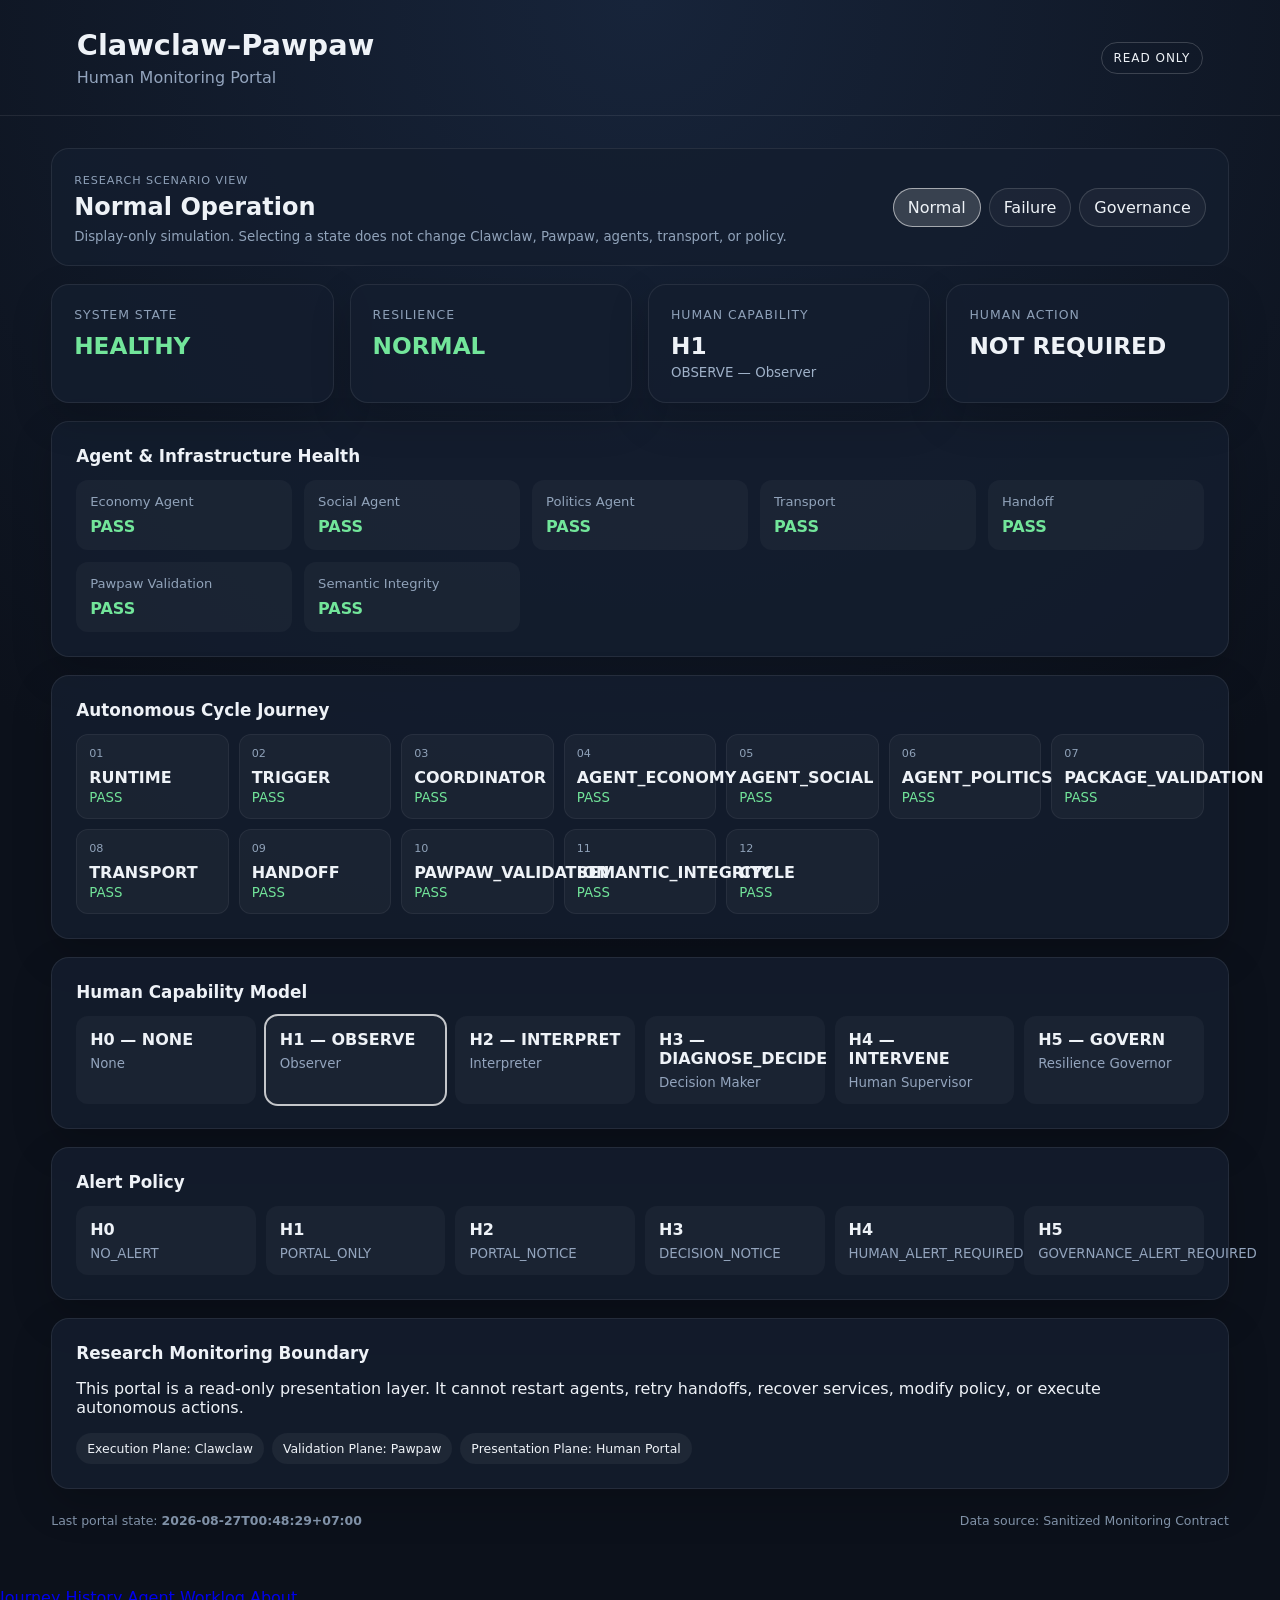
<file: index.html>
<!doctype html>
<html lang="en">
<head>
  <meta charset="utf-8">
  <meta name="viewport"
        content="width=device-width, initial-scale=1">

  <title>Clawclaw–Pawpaw Human Monitoring</title>

  <link rel="stylesheet"
        href="assets/portal.css">
</head>

<body>

<header class="header">
  <div>
    <h1>Clawclaw–Pawpaw</h1>
    <p>Human Monitoring Portal</p>
  </div>

  <div class="readonly">
    READ ONLY
  </div>
</header>



<main>

<section class="scenario-panel">

  <div>
    <span class="label">Research Scenario View</span>
    <h2 id="scenarioTitle">Normal Operation</h2>
    <small>
      Display-only simulation. Selecting a state does not
      change Clawclaw, Pawpaw, agents, transport, or policy.
    </small>
  </div>

  <div class="scenario-switcher">

    <button
      type="button"
      class="scenario-button active"
      data-state="normal">
      Normal
    </button>

    <button
      type="button"
      class="scenario-button"
      data-state="failure">
      Failure
    </button>

    <button
      type="button"
      class="scenario-button"
      data-state="governance">
      Governance
    </button>

  </div>

</section>


<section class="hero">

  <div class="card major">
    <span class="label">System State</span>
    <strong id="systemState">Loading…</strong>
  </div>

  <div class="card major">
    <span class="label">Resilience</span>
    <strong id="resilienceState">Loading…</strong>
  </div>

  <div class="card major">
    <span class="label">Human Capability</span>
    <strong id="humanCapability">Loading…</strong>
    <small id="humanCapabilityName"></small>
  </div>

  <div class="card major">
    <span class="label">Human Action</span>
    <strong id="humanAction">Loading…</strong>
  </div>

</section>


<section class="panel">

  <h2>Agent & Infrastructure Health</h2>

  <div class="health-grid">

    <div class="health-item">
      <span>Economy Agent</span>
      <strong id="economy">—</strong>
    </div>

    <div class="health-item">
      <span>Social Agent</span>
      <strong id="social">—</strong>
    </div>

    <div class="health-item">
      <span>Politics Agent</span>
      <strong id="politics">—</strong>
    </div>

    <div class="health-item">
      <span>Transport</span>
      <strong id="transport">—</strong>
    </div>

    <div class="health-item">
      <span>Handoff</span>
      <strong id="handoff">—</strong>
    </div>

    <div class="health-item">
      <span>Pawpaw Validation</span>
      <strong id="pawpaw">—</strong>
    </div>

    <div class="health-item">
      <span>Semantic Integrity</span>
      <strong id="semantic">—</strong>
    </div>

  </div>

</section>


<section class="panel">

  <h2>Autonomous Cycle Journey</h2>

  <div id="journey"
       class="journey"></div>

</section>


<section class="panel">

  <h2>Human Capability Model</h2>

  <div id="capabilityModel"
       class="capability-model"></div>

</section>


<section class="panel">

  <h2>Alert Policy</h2>

  <div id="alertPolicy"
       class="alert-policy"></div>

</section>


<section class="panel">

  <h2>Research Monitoring Boundary</h2>

  <p>
    This portal is a read-only presentation layer.
    It cannot restart agents, retry handoffs,
    recover services, modify policy,
    or execute autonomous actions.
  </p>

  <div class="boundary">
    <span>Execution Plane: Clawclaw</span>
    <span>Validation Plane: Pawpaw</span>
    <span>Presentation Plane: Human Portal</span>
  </div>

</section>


<footer>

  <div>
    Last portal state:
    <strong id="generatedAt">—</strong>
  </div>

  <div>
    Data source:
    Sanitized Monitoring Contract
  </div>

</footer>

</main>

<script src="assets/app.js"></script>


<a class="journey-history-link" href="journey.html" aria-label="Journey History">Journey History</a>
<a class="journey-history-link" href="agent-worklog/" aria-label="Agent Worklog">Agent Worklog</a>
<a class="journey-history-link" href="about/" aria-label="About">About</a>
</body>
</html>
</file>
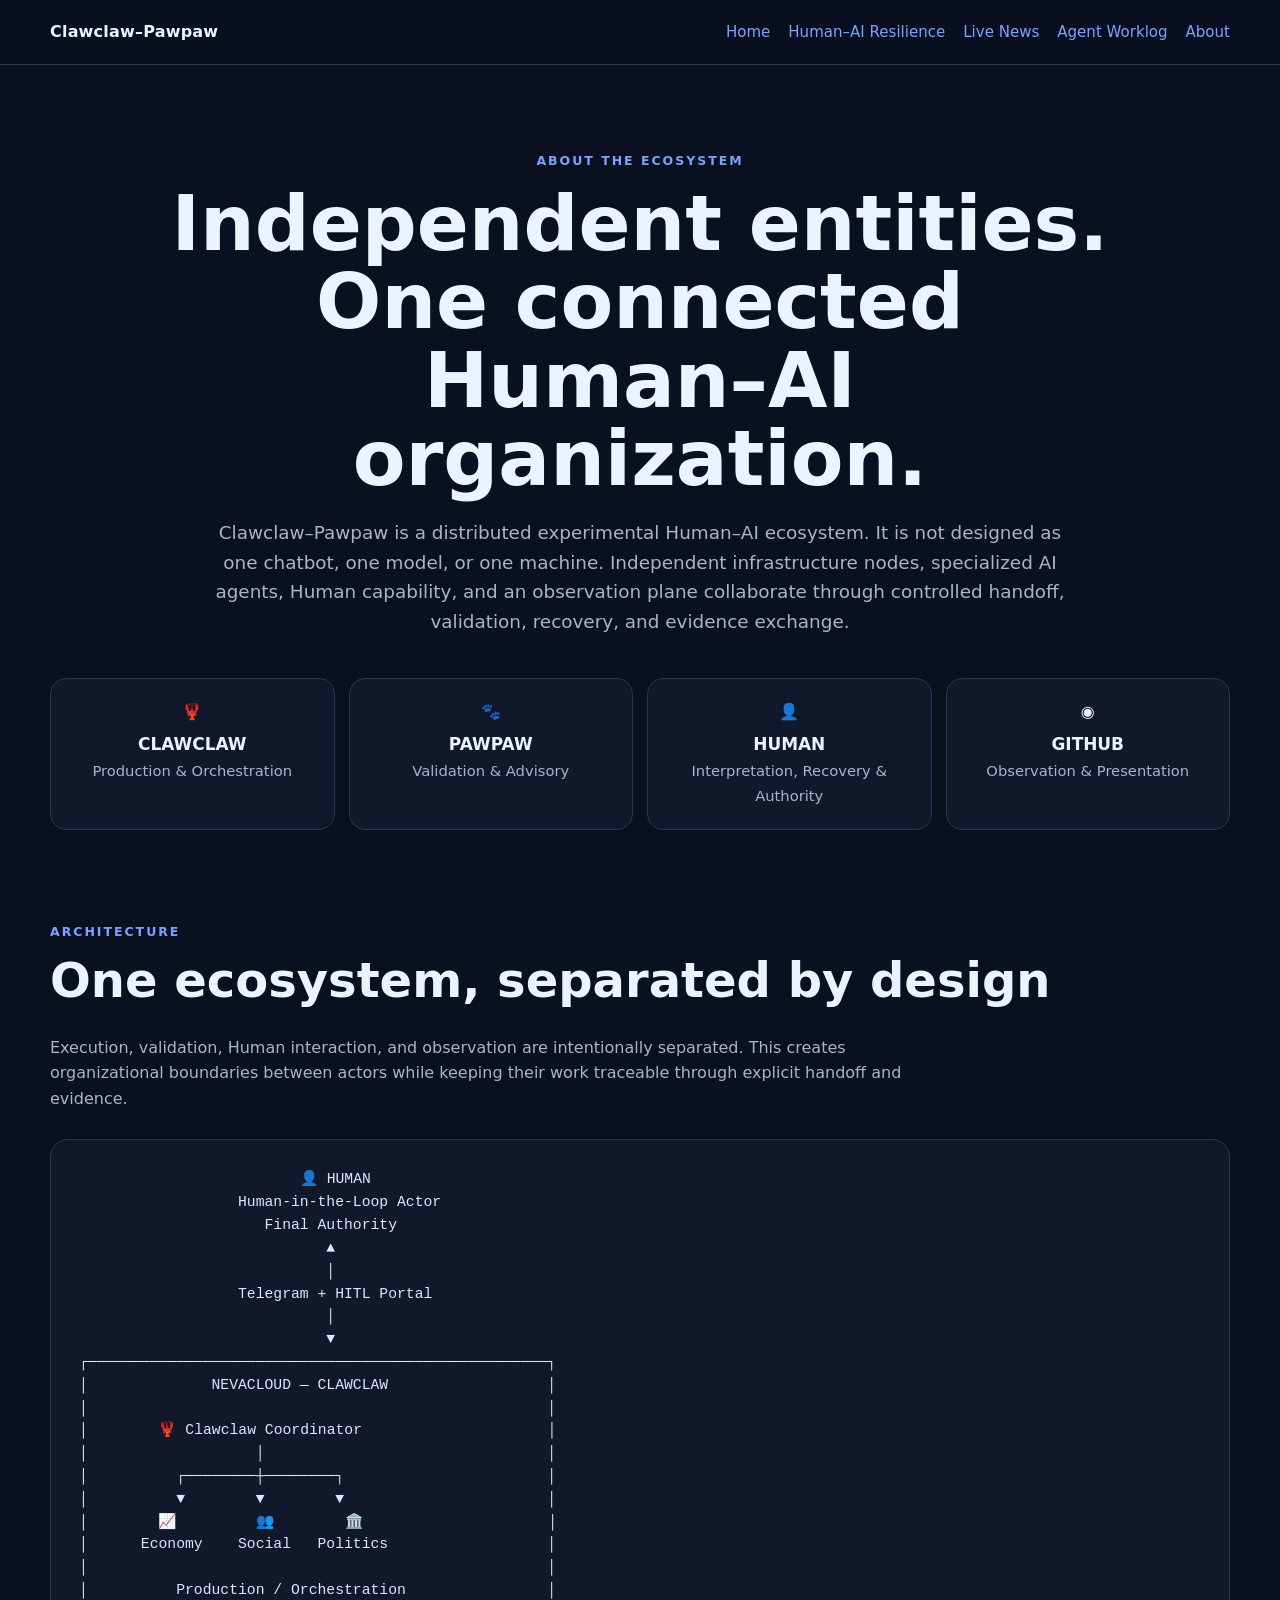
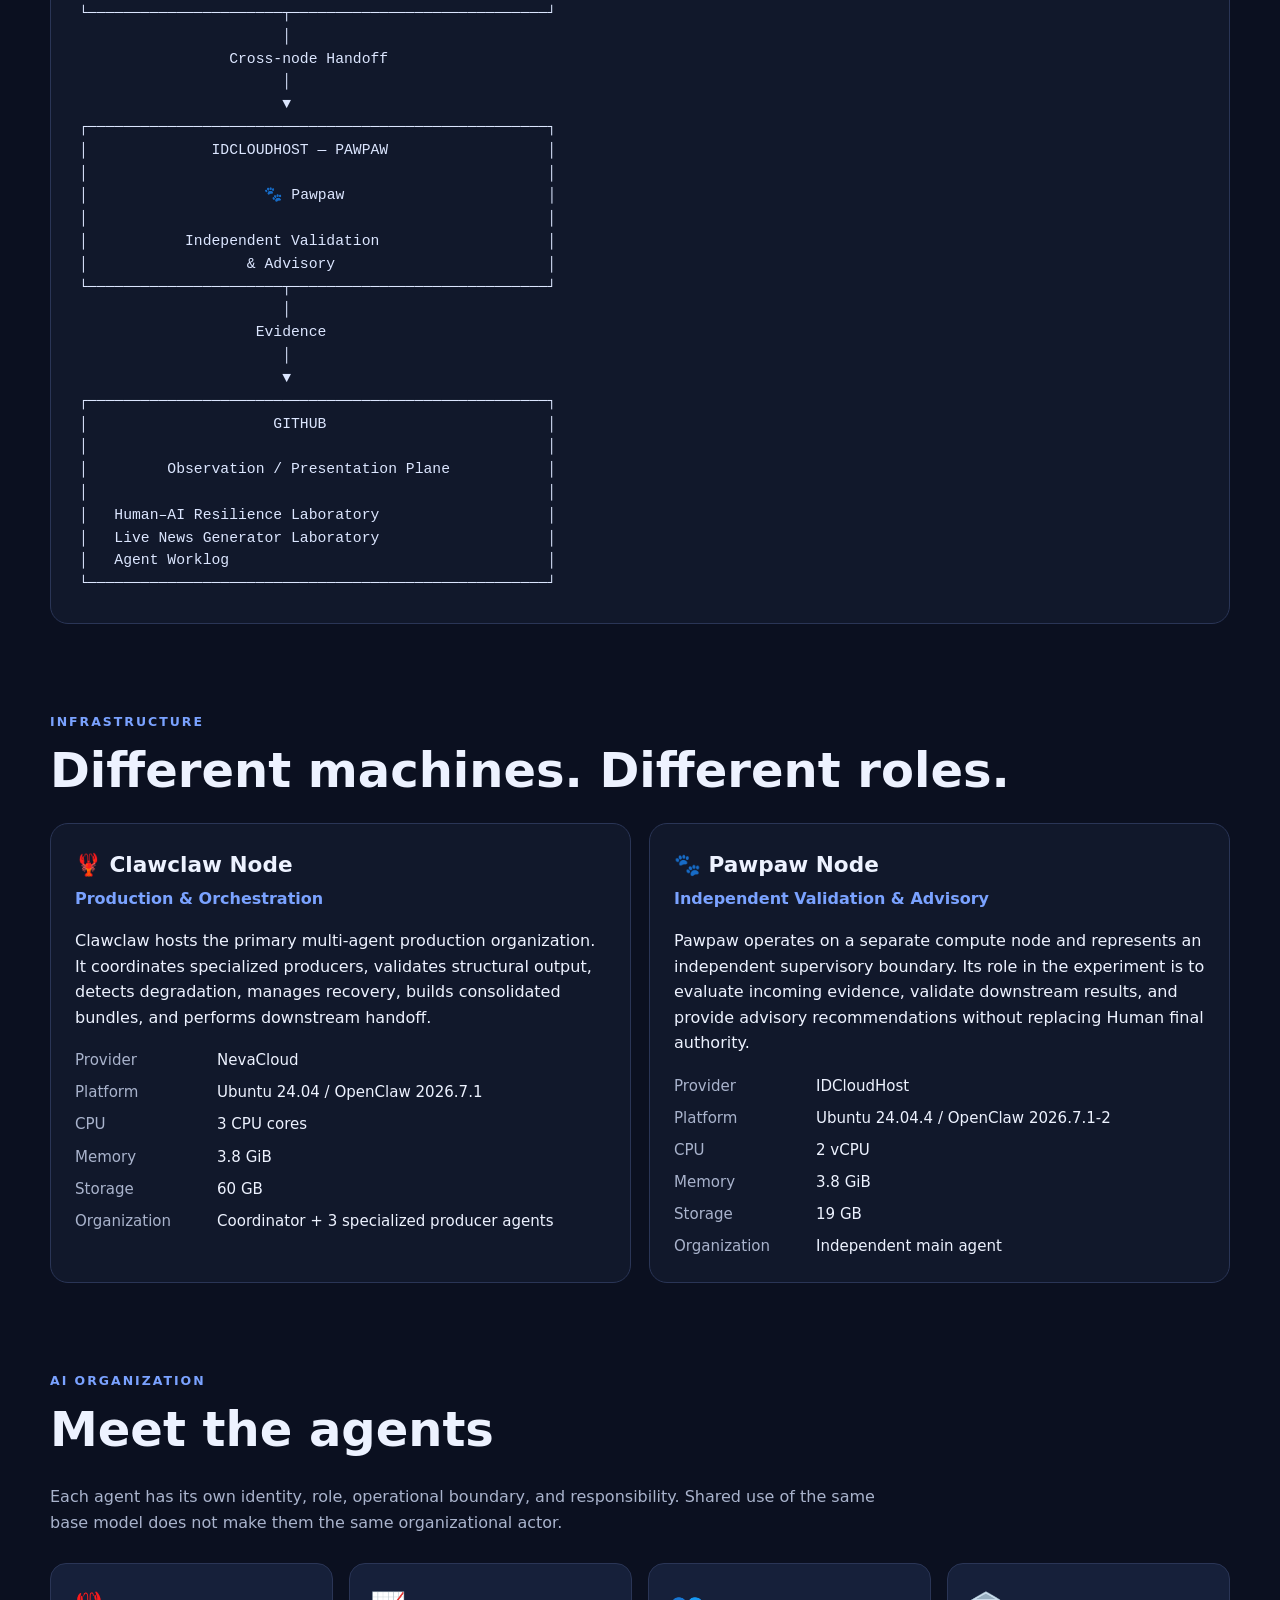
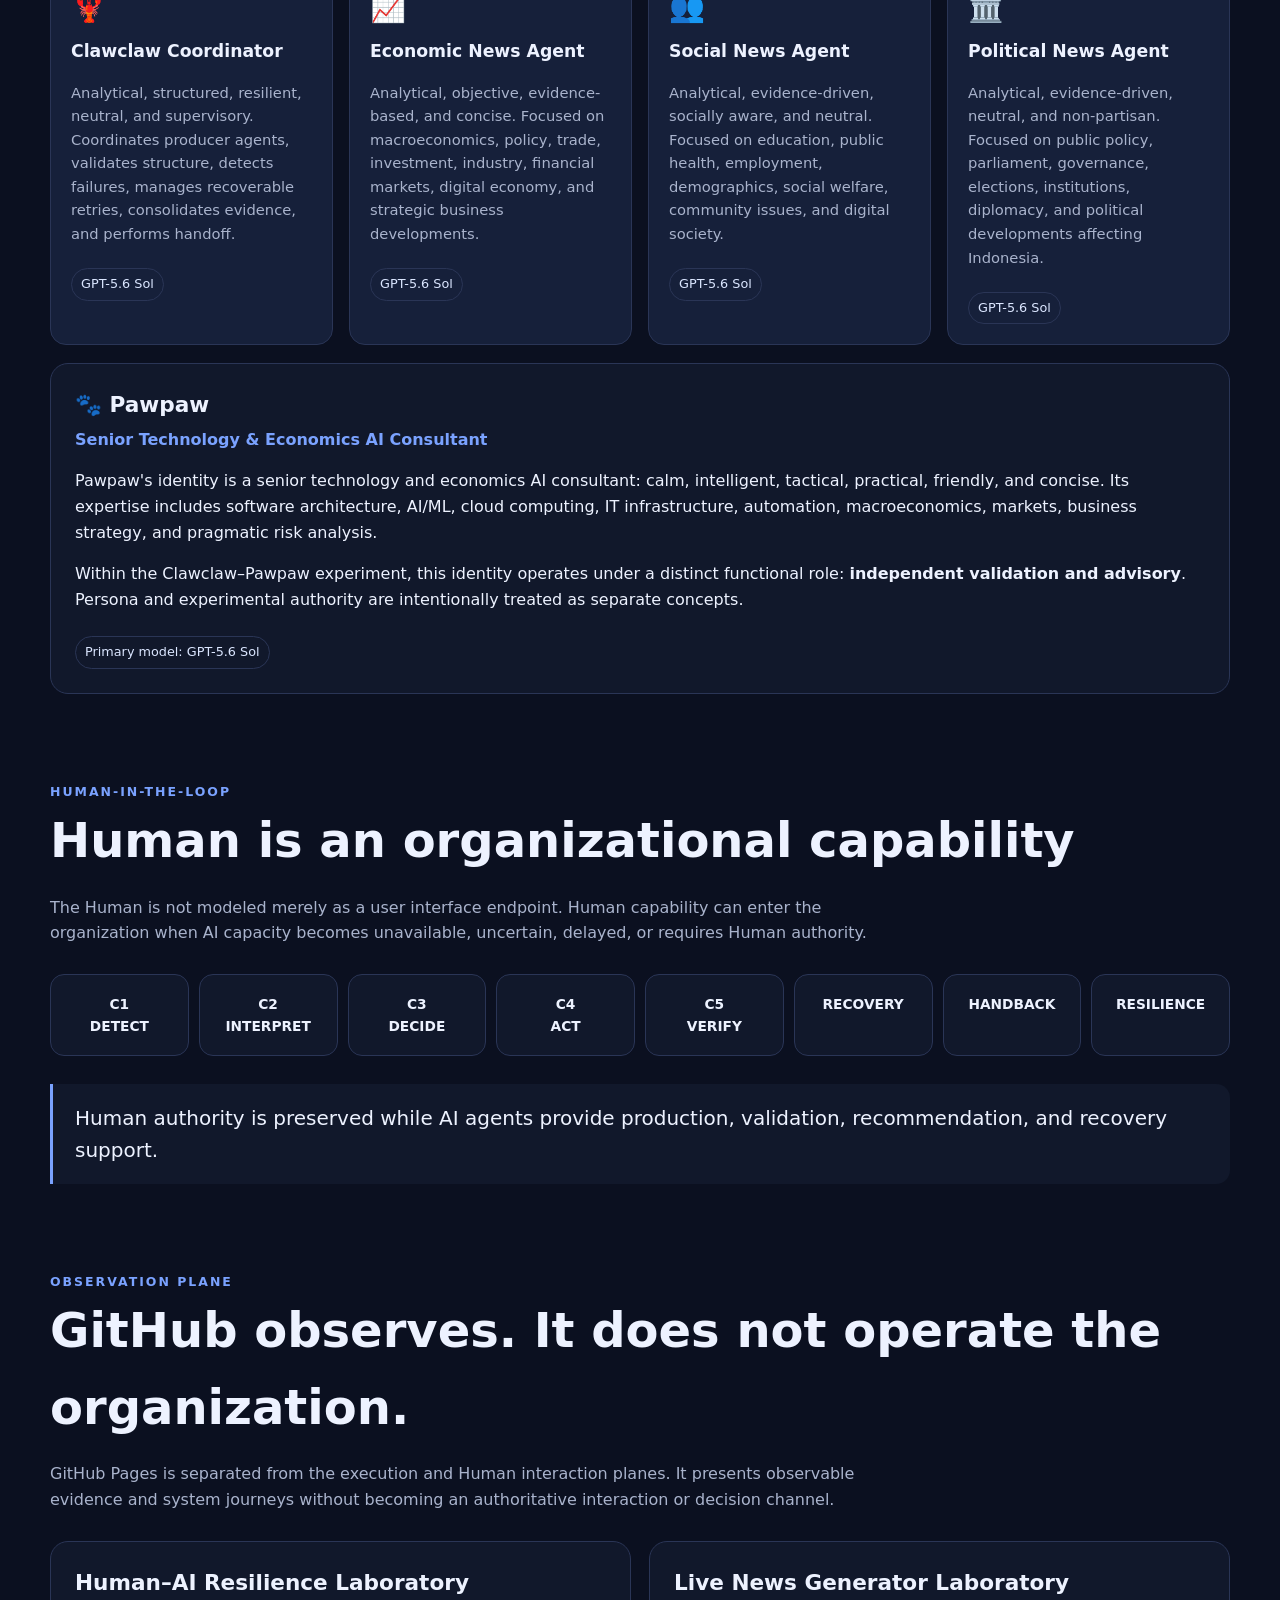
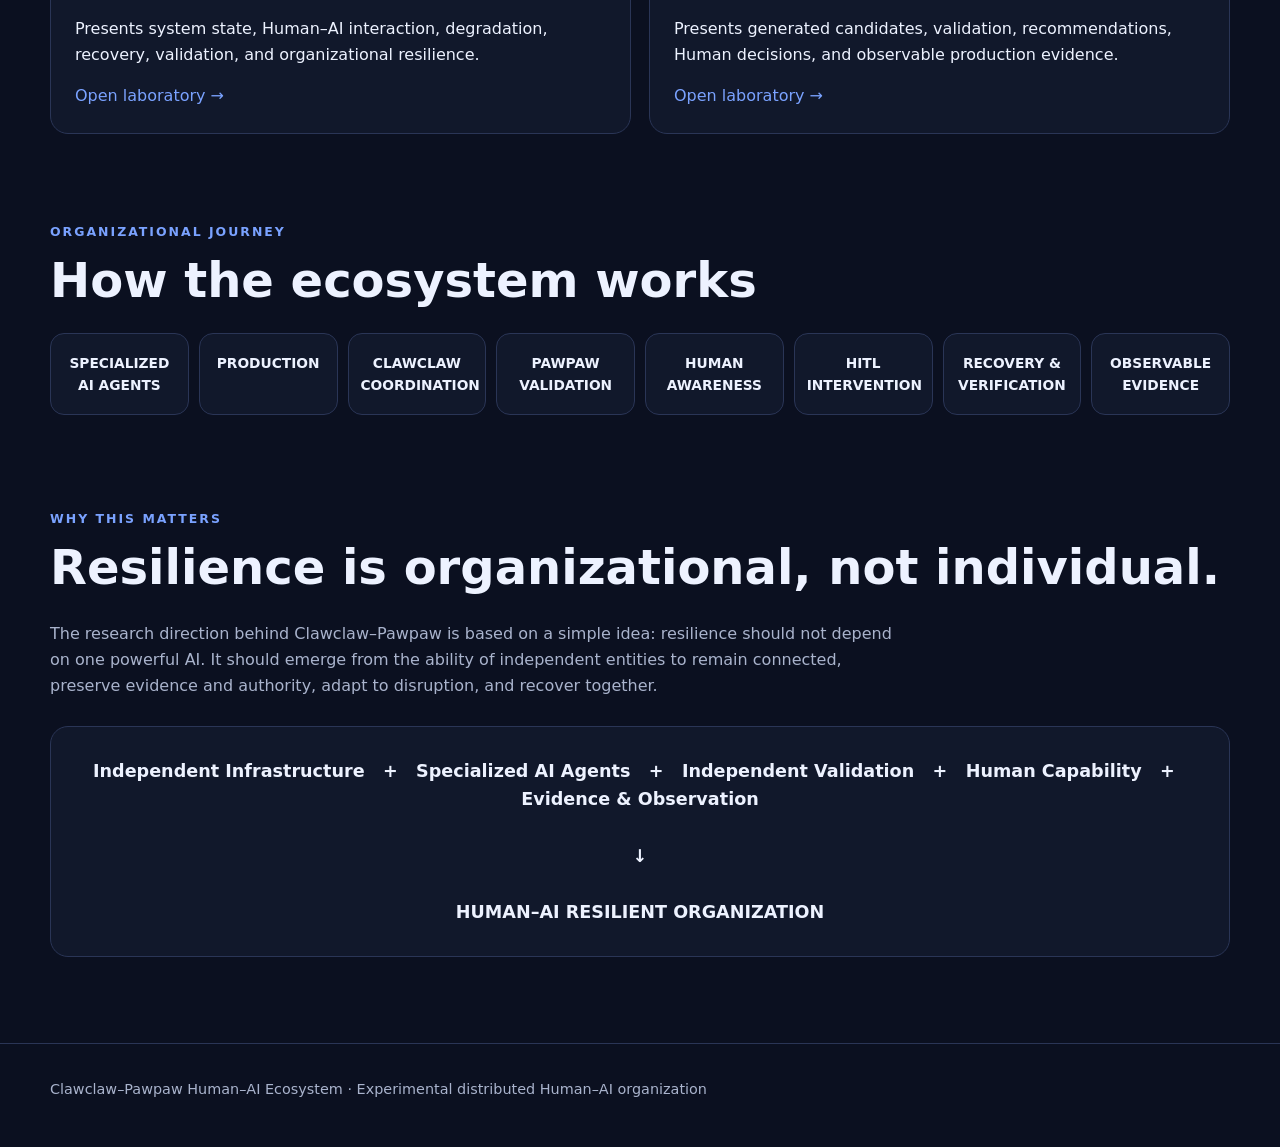
<file: about/index.html>
<!DOCTYPE html>
<html lang="en">
<head>
  <meta charset="UTF-8" />
  <meta name="viewport" content="width=device-width, initial-scale=1.0" />
  <title>About — Clawclaw–Pawpaw Human–AI Ecosystem</title>
  <style>
    :root {
      --bg: #0b1020;
      --panel: #11182b;
      --panel-2: #16203a;
      --text: #edf2ff;
      --muted: #a9b3cc;
      --line: #2a3556;
      --accent: #7aa2ff;
      --good: #7dd3a8;
      --warn: #f0c674;
    }

    * {
      box-sizing: border-box;
    }

    body {
      margin: 0;
      font-family: Inter, ui-sans-serif, system-ui, -apple-system, BlinkMacSystemFont, "Segoe UI", sans-serif;
      background: var(--bg);
      color: var(--text);
      line-height: 1.6;
    }

    a {
      color: var(--accent);
      text-decoration: none;
    }

    .wrap {
      width: min(1180px, calc(100% - 32px));
      margin: 0 auto;
    }

    header {
      border-bottom: 1px solid var(--line);
      background: rgba(11,16,32,.96);
      position: sticky;
      top: 0;
      z-index: 10;
      backdrop-filter: blur(10px);
    }

    nav {
      min-height: 64px;
      display: flex;
      align-items: center;
      justify-content: space-between;
      gap: 20px;
    }

    .brand {
      font-weight: 800;
      letter-spacing: .2px;
    }

    .navlinks {
      display: flex;
      gap: 18px;
      flex-wrap: wrap;
      font-size: .94rem;
    }

    .hero {
      padding: 86px 0 48px;
      text-align: center;
    }

    .eyebrow {
      color: var(--accent);
      text-transform: uppercase;
      letter-spacing: .16em;
      font-size: .78rem;
      font-weight: 800;
    }

    h1 {
      font-size: clamp(2.4rem, 6vw, 5.4rem);
      line-height: 1.02;
      margin: 14px auto 20px;
      max-width: 1000px;
    }

    .lead {
      max-width: 850px;
      margin: 0 auto;
      color: var(--muted);
      font-size: 1.15rem;
    }

    .identity-row {
      margin: 42px auto 0;
      display: grid;
      grid-template-columns: repeat(4, 1fr);
      gap: 14px;
    }

    .identity {
      background: var(--panel);
      border: 1px solid var(--line);
      border-radius: 16px;
      padding: 20px;
    }

    .identity strong {
      display: block;
      margin-top: 6px;
      font-size: 1.06rem;
    }

    .identity span {
      color: var(--muted);
      font-size: .92rem;
    }

    section {
      padding: 44px 0;
    }

    h2 {
      font-size: clamp(1.8rem, 4vw, 3rem);
      margin: 0 0 14px;
    }

    .section-intro {
      max-width: 860px;
      color: var(--muted);
      margin-bottom: 28px;
    }

    .architecture {
      background: var(--panel);
      border: 1px solid var(--line);
      border-radius: 18px;
      padding: 28px;
      overflow-x: auto;
    }

    pre {
      margin: 0;
      font-family: "SFMono-Regular", Consolas, monospace;
      font-size: .92rem;
      line-height: 1.55;
      color: #dce6ff;
      white-space: pre;
    }

    .grid {
      display: grid;
      grid-template-columns: repeat(2, 1fr);
      gap: 18px;
    }

    .card {
      background: var(--panel);
      border: 1px solid var(--line);
      border-radius: 18px;
      padding: 24px;
    }

    .card h3 {
      margin-top: 0;
      margin-bottom: 4px;
      font-size: 1.35rem;
    }

    .role {
      color: var(--accent);
      font-weight: 700;
      margin-bottom: 14px;
    }

    .meta {
      display: grid;
      grid-template-columns: 130px 1fr;
      gap: 8px 12px;
      margin-top: 18px;
      font-size: .94rem;
    }

    .meta div:nth-child(odd) {
      color: var(--muted);
    }

    .agent-grid {
      display: grid;
      grid-template-columns: repeat(4, 1fr);
      gap: 16px;
    }

    .agent {
      background: var(--panel-2);
      border: 1px solid var(--line);
      border-radius: 16px;
      padding: 20px;
    }

    .agent .icon {
      font-size: 1.8rem;
    }

    .agent h3 {
      margin: 8px 0 4px;
      font-size: 1.08rem;
    }

    .agent p {
      color: var(--muted);
      font-size: .92rem;
    }

    .model {
      display: inline-block;
      margin-top: 8px;
      padding: 5px 9px;
      border-radius: 999px;
      border: 1px solid var(--line);
      font-size: .8rem;
      color: #dbe6ff;
    }

    .journey {
      display: grid;
      grid-template-columns: repeat(8, minmax(110px, 1fr));
      gap: 10px;
      overflow-x: auto;
      padding-bottom: 6px;
    }

    .step {
      min-width: 110px;
      text-align: center;
      background: var(--panel);
      border: 1px solid var(--line);
      border-radius: 14px;
      padding: 18px 12px;
      font-weight: 700;
      font-size: .86rem;
    }

    .quote {
      border-left: 3px solid var(--accent);
      padding: 18px 22px;
      background: var(--panel);
      border-radius: 0 14px 14px 0;
      font-size: 1.25rem;
      margin-top: 22px;
    }

    .formula {
      text-align: center;
      background: var(--panel);
      border: 1px solid var(--line);
      border-radius: 18px;
      padding: 30px;
      font-weight: 800;
      font-size: 1.1rem;
    }

    footer {
      border-top: 1px solid var(--line);
      margin-top: 42px;
      padding: 34px 0 46px;
      color: var(--muted);
      font-size: .9rem;
    }

    @media (max-width: 900px) {
      .identity-row,
      .agent-grid {
        grid-template-columns: repeat(2, 1fr);
      }

      .grid {
        grid-template-columns: 1fr;
      }
    }

    @media (max-width: 600px) {
      .identity-row,
      .agent-grid {
        grid-template-columns: 1fr;
      }

      .navlinks {
        display: none;
      }

      .hero {
        padding-top: 56px;
      }
    }
  </style>
</head>
<body>

<header>
  <div class="wrap">
    <nav>
      <div class="brand">Clawclaw–Pawpaw</div>
      <div class="navlinks">
        <a href="../">Home</a>
        <a href="../news-lab-resilience/">Human–AI Resilience</a>
        <a href="../news-lab/">Live News</a>
        <a href="../agent-worklog/">Agent Worklog</a>
        <a href="./">About</a>
      </div>
    </nav>
  </div>
</header>

<main>
  <div class="wrap">

    <section class="hero">
      <div class="eyebrow">About the Ecosystem</div>
      <h1>Independent entities.<br />One connected Human–AI organization.</h1>
      <p class="lead">
        Clawclaw–Pawpaw is a distributed experimental Human–AI ecosystem.
        It is not designed as one chatbot, one model, or one machine.
        Independent infrastructure nodes, specialized AI agents, Human capability,
        and an observation plane collaborate through controlled handoff,
        validation, recovery, and evidence exchange.
      </p>

      <div class="identity-row">
        <div class="identity">
          <div>🦞</div>
          <strong>CLAWCLAW</strong>
          <span>Production &amp; Orchestration</span>
        </div>
        <div class="identity">
          <div>🐾</div>
          <strong>PAWPAW</strong>
          <span>Validation &amp; Advisory</span>
        </div>
        <div class="identity">
          <div>👤</div>
          <strong>HUMAN</strong>
          <span>Interpretation, Recovery &amp; Authority</span>
        </div>
        <div class="identity">
          <div>◉</div>
          <strong>GITHUB</strong>
          <span>Observation &amp; Presentation</span>
        </div>
      </div>
    </section>

    <section>
      <div class="eyebrow">Architecture</div>
      <h2>One ecosystem, separated by design</h2>
      <p class="section-intro">
        Execution, validation, Human interaction, and observation are intentionally separated.
        This creates organizational boundaries between actors while keeping their work traceable
        through explicit handoff and evidence.
      </p>

      <div class="architecture">
<pre>
                         👤 HUMAN
                  Human-in-the-Loop Actor
                     Final Authority
                            ▲
                            │
                  Telegram + HITL Portal
                            │
                            ▼
┌────────────────────────────────────────────────────┐
│              NEVACLOUD — CLAWCLAW                  │
│                                                    │
│        🦞 Clawclaw Coordinator                     │
│                   │                                │
│          ┌────────┼────────┐                       │
│          ▼        ▼        ▼                       │
│        📈         👥        🏛️                     │
│      Economy    Social   Politics                  │
│                                                    │
│          Production / Orchestration                │
└──────────────────────┬─────────────────────────────┘
                       │
                 Cross-node Handoff
                       │
                       ▼
┌────────────────────────────────────────────────────┐
│              IDCLOUDHOST — PAWPAW                  │
│                                                    │
│                    🐾 Pawpaw                       │
│                                                    │
│           Independent Validation                   │
│                  & Advisory                        │
└──────────────────────┬─────────────────────────────┘
                       │
                    Evidence
                       │
                       ▼
┌────────────────────────────────────────────────────┐
│                     GITHUB                         │
│                                                    │
│         Observation / Presentation Plane           │
│                                                    │
│   Human–AI Resilience Laboratory                   │
│   Live News Generator Laboratory                   │
│   Agent Worklog                                    │
└────────────────────────────────────────────────────┘
</pre>
      </div>
    </section>

    <section>
      <div class="eyebrow">Infrastructure</div>
      <h2>Different machines. Different roles.</h2>

      <div class="grid">
        <div class="card">
          <h3>🦞 Clawclaw Node</h3>
          <div class="role">Production &amp; Orchestration</div>
          <p>
            Clawclaw hosts the primary multi-agent production organization.
            It coordinates specialized producers, validates structural output,
            detects degradation, manages recovery, builds consolidated bundles,
            and performs downstream handoff.
          </p>

          <div class="meta">
            <div>Provider</div><div>NevaCloud</div>
            <div>Platform</div><div>Ubuntu 24.04 / OpenClaw 2026.7.1</div>
            <div>CPU</div><div>3 CPU cores</div>
            <div>Memory</div><div>3.8 GiB</div>
            <div>Storage</div><div>60 GB</div>
            <div>Organization</div><div>Coordinator + 3 specialized producer agents</div>
          </div>
        </div>

        <div class="card">
          <h3>🐾 Pawpaw Node</h3>
          <div class="role">Independent Validation &amp; Advisory</div>
          <p>
            Pawpaw operates on a separate compute node and represents an independent
            supervisory boundary. Its role in the experiment is to evaluate incoming
            evidence, validate downstream results, and provide advisory recommendations
            without replacing Human final authority.
          </p>

          <div class="meta">
            <div>Provider</div><div>IDCloudHost</div>
            <div>Platform</div><div>Ubuntu 24.04.4 / OpenClaw 2026.7.1-2</div>
            <div>CPU</div><div>2 vCPU</div>
            <div>Memory</div><div>3.8 GiB</div>
            <div>Storage</div><div>19 GB</div>
            <div>Organization</div><div>Independent main agent</div>
          </div>
        </div>
      </div>
    </section>

    <section>
      <div class="eyebrow">AI Organization</div>
      <h2>Meet the agents</h2>
      <p class="section-intro">
        Each agent has its own identity, role, operational boundary, and responsibility.
        Shared use of the same base model does not make them the same organizational actor.
      </p>

      <div class="agent-grid">
        <div class="agent">
          <div class="icon">🦞</div>
          <h3>Clawclaw Coordinator</h3>
          <p>
            Analytical, structured, resilient, neutral, and supervisory.
            Coordinates producer agents, validates structure, detects failures,
            manages recoverable retries, consolidates evidence, and performs handoff.
          </p>
          <span class="model">GPT-5.6 Sol</span>
        </div>

        <div class="agent">
          <div class="icon">📈</div>
          <h3>Economic News Agent</h3>
          <p>
            Analytical, objective, evidence-based, and concise.
            Focused on macroeconomics, policy, trade, investment, industry,
            financial markets, digital economy, and strategic business developments.
          </p>
          <span class="model">GPT-5.6 Sol</span>
        </div>

        <div class="agent">
          <div class="icon">👥</div>
          <h3>Social News Agent</h3>
          <p>
            Analytical, evidence-driven, socially aware, and neutral.
            Focused on education, public health, employment, demographics,
            social welfare, community issues, and digital society.
          </p>
          <span class="model">GPT-5.6 Sol</span>
        </div>

        <div class="agent">
          <div class="icon">🏛️</div>
          <h3>Political News Agent</h3>
          <p>
            Analytical, evidence-driven, neutral, and non-partisan.
            Focused on public policy, parliament, governance, elections,
            institutions, diplomacy, and political developments affecting Indonesia.
          </p>
          <span class="model">GPT-5.6 Sol</span>
        </div>
      </div>

      <div class="card" style="margin-top:18px;">
        <h3>🐾 Pawpaw</h3>
        <div class="role">Senior Technology &amp; Economics AI Consultant</div>
        <p>
          Pawpaw's identity is a senior technology and economics AI consultant:
          calm, intelligent, tactical, practical, friendly, and concise.
          Its expertise includes software architecture, AI/ML, cloud computing,
          IT infrastructure, automation, macroeconomics, markets, business strategy,
          and pragmatic risk analysis.
        </p>
        <p>
          Within the Clawclaw–Pawpaw experiment, this identity operates under a distinct
          functional role: <strong>independent validation and advisory</strong>.
          Persona and experimental authority are intentionally treated as separate concepts.
        </p>
        <span class="model">Primary model: GPT-5.6 Sol</span>
      </div>
    </section>

    <section>
      <div class="eyebrow">Human-in-the-Loop</div>
      <h2>Human is an organizational capability</h2>
      <p class="section-intro">
        The Human is not modeled merely as a user interface endpoint.
        Human capability can enter the organization when AI capacity becomes unavailable,
        uncertain, delayed, or requires Human authority.
      </p>

      <div class="journey">
        <div class="step">C1<br />DETECT</div>
        <div class="step">C2<br />INTERPRET</div>
        <div class="step">C3<br />DECIDE</div>
        <div class="step">C4<br />ACT</div>
        <div class="step">C5<br />VERIFY</div>
        <div class="step">RECOVERY</div>
        <div class="step">HANDBACK</div>
        <div class="step">RESILIENCE</div>
      </div>

      <div class="quote">
        Human authority is preserved while AI agents provide production,
        validation, recommendation, and recovery support.
      </div>
    </section>

    <section>
      <div class="eyebrow">Observation Plane</div>
      <h2>GitHub observes. It does not operate the organization.</h2>
      <p class="section-intro">
        GitHub Pages is separated from the execution and Human interaction planes.
        It presents observable evidence and system journeys without becoming an
        authoritative interaction or decision channel.
      </p>

      <div class="grid">
        <div class="card">
          <h3>Human–AI Resilience Laboratory</h3>
          <p>
            Presents system state, Human–AI interaction, degradation,
            recovery, validation, and organizational resilience.
          </p>
          <a href="../news-lab-resilience/">Open laboratory →</a>
        </div>

        <div class="card">
          <h3>Live News Generator Laboratory</h3>
          <p>
            Presents generated candidates, validation, recommendations,
            Human decisions, and observable production evidence.
          </p>
          <a href="../news-lab/">Open laboratory →</a>
        </div>
      </div>
    </section>

    <section>
      <div class="eyebrow">Organizational Journey</div>
      <h2>How the ecosystem works</h2>

      <div class="journey">
        <div class="step">SPECIALIZED<br />AI AGENTS</div>
        <div class="step">PRODUCTION</div>
        <div class="step">CLAWCLAW<br />COORDINATION</div>
        <div class="step">PAWPAW<br />VALIDATION</div>
        <div class="step">HUMAN<br />AWARENESS</div>
        <div class="step">HITL<br />INTERVENTION</div>
        <div class="step">RECOVERY &amp;<br />VERIFICATION</div>
        <div class="step">OBSERVABLE<br />EVIDENCE</div>
      </div>
    </section>

    <section>
      <div class="eyebrow">Why This Matters</div>
      <h2>Resilience is organizational, not individual.</h2>

      <p class="section-intro">
        The research direction behind Clawclaw–Pawpaw is based on a simple idea:
        resilience should not depend on one powerful AI. It should emerge from the
        ability of independent entities to remain connected, preserve evidence and
        authority, adapt to disruption, and recover together.
      </p>

      <div class="formula">
        Independent Infrastructure
        &nbsp; + &nbsp;
        Specialized AI Agents
        &nbsp; + &nbsp;
        Independent Validation
        &nbsp; + &nbsp;
        Human Capability
        &nbsp; + &nbsp;
        Evidence &amp; Observation
        <br /><br />
        ↓
        <br /><br />
        HUMAN–AI RESILIENT ORGANIZATION
      </div>
    </section>

  </div>
</main>

<footer>
  <div class="wrap">
    Clawclaw–Pawpaw Human–AI Ecosystem · Experimental distributed Human–AI organization
  </div>
</footer>

</body>
</html>
</file>
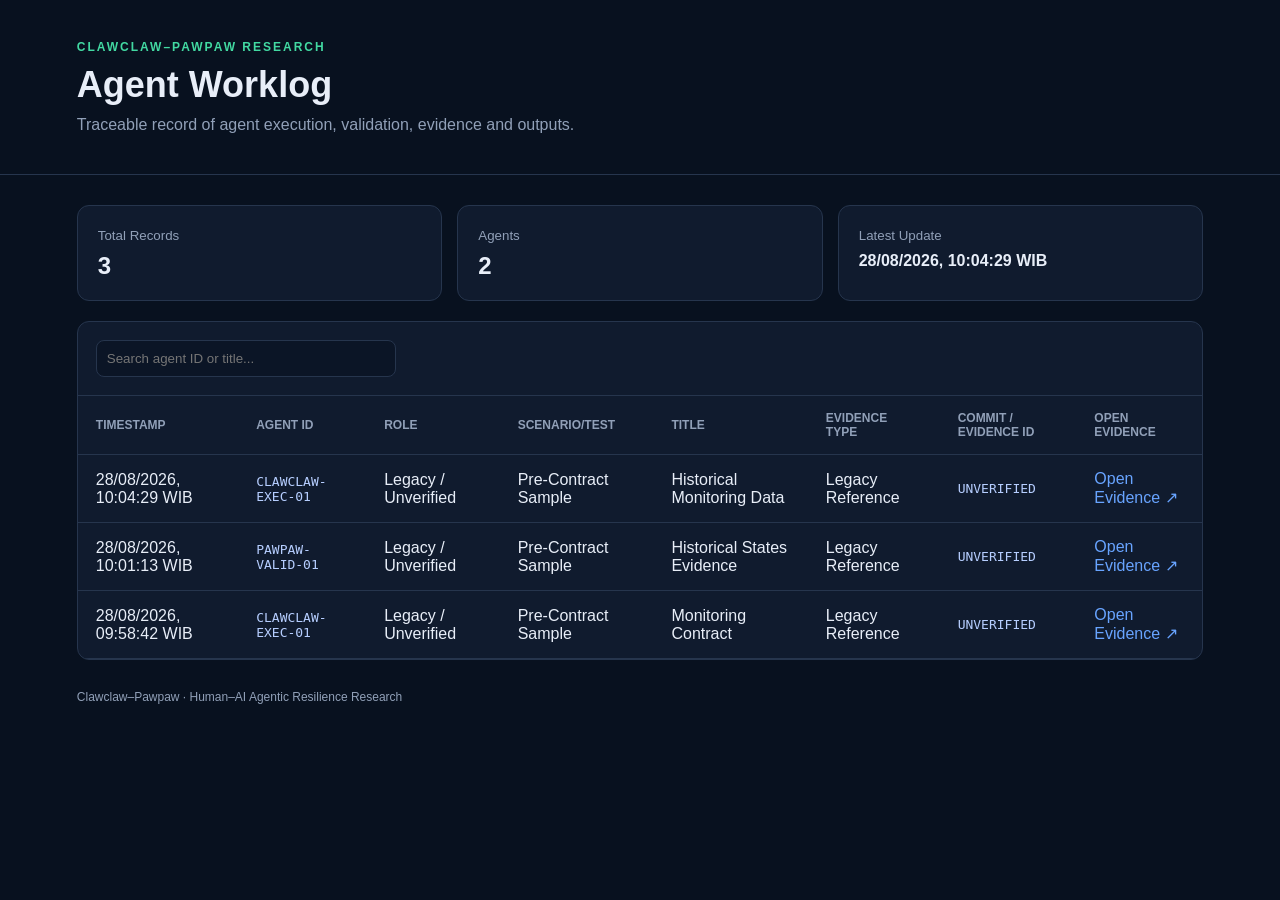
<file: agent-worklog/index.html>
<!DOCTYPE html>
<html lang="en">
<head>
<meta charset="UTF-8">
<meta name="viewport" content="width=device-width, initial-scale=1.0">
<title>Clawclaw–Pawpaw Agent Worklog</title>

<style>
:root {
  --bg:#08111f;
  --panel:#101b2e;
  --line:#26354d;
  --text:#e8eef8;
  --muted:#91a0b8;
  --accent:#68a4ff;
  --green:#42d9a2;
}

* { box-sizing:border-box; }

body {
  margin:0;
  font-family:Arial, Helvetica, sans-serif;
  background:var(--bg);
  color:var(--text);
}

header {
  padding:40px 6%;
  border-bottom:1px solid var(--line);
}

.label {
  color:var(--green);
  font-size:12px;
  letter-spacing:2px;
  font-weight:bold;
}

h1 {
  margin:10px 0;
  font-size:36px;
}

.subtitle {
  color:var(--muted);
}

main {
  width:88%;
  margin:30px auto;
}

.summary {
  display:grid;
  grid-template-columns:repeat(3,1fr);
  gap:15px;
  margin-bottom:20px;
}

.card {
  background:var(--panel);
  border:1px solid var(--line);
  padding:20px;
  border-radius:12px;
}

.card small {
  color:var(--muted);
}

.card strong {
  display:block;
  margin-top:8px;
  font-size:24px;
}

.table-panel {
  border:1px solid var(--line);
  background:var(--panel);
  border-radius:12px;
  overflow:hidden;
}

.toolbar {
  padding:18px;
  border-bottom:1px solid var(--line);
}

input {
  width:300px;
  max-width:100%;
  padding:10px;
  border-radius:8px;
  border:1px solid var(--line);
  background:#0b1526;
  color:white;
}

table {
  width:100%;
  border-collapse:collapse;
}

th, td {
  padding:15px 18px;
  text-align:left;
  border-bottom:1px solid var(--line);
}

th {
  color:var(--muted);
  font-size:12px;
  text-transform:uppercase;
}

.agent {
  font-family:monospace;
  color:#b6ceff;
}

a {
  color:var(--accent);
  text-decoration:none;
}

a:hover {
  text-decoration:underline;
}

footer {
  width:88%;
  margin:25px auto;
  color:var(--muted);
  font-size:12px;
}

@media(max-width:700px) {
  .summary { grid-template-columns:1fr; }
  main { width:94%; }
  table { min-width:720px; }
  .table-panel { overflow:auto; }
}
</style>
</head>

<body>

<header>
  <div class="label">CLAWCLAW–PAWPAW RESEARCH</div>
  <h1>Agent Worklog</h1>
  <div class="subtitle">
    Traceable record of agent execution, validation, evidence and outputs.
  </div>
</header>

<main>

<section class="summary">
  <div class="card">
    <small>Total Records</small>
    <strong id="total">0</strong>
  </div>

  <div class="card">
    <small>Agents</small>
    <strong id="agents">0</strong>
  </div>

  <div class="card">
    <small>Latest Update</small>
    <strong id="latest" style="font-size:16px">—</strong>
  </div>
</section>

<section class="table-panel">

<div class="toolbar">
  <input id="search" placeholder="Search agent ID or title...">
</div>

<table>
<thead>
<tr>
  <th>Timestamp</th>
  <th>Agent ID</th>
  <th>Role</th>
  <th>Scenario/Test</th>
  <th>Title</th>
  <th>Evidence Type</th>
  <th>Commit / Evidence ID</th>
  <th>Open Evidence</th>
</tr>
</thead>

<tbody id="records"></tbody>
</table>

</section>

</main>

<footer>
Clawclaw–Pawpaw · Human–AI Agentic Resilience Research
</footer>

<script>
let records=[];

async function loadData() {
  const response=await fetch("agent-worklog.json?ts="+Date.now());
  records=await response.json();

  records.sort(
    (a,b)=>new Date(b.timestamp)-new Date(a.timestamp)
  );

  document.getElementById("total").textContent=records.length;
  document.getElementById("agents").textContent=
    new Set(records.map(r=>r.agent_id)).size;

  if(records.length){
    document.getElementById("latest").textContent=
      new Date(records[0].timestamp).toLocaleString(
        "en-GB",
        {timeZone:"Asia/Jakarta"}
      )+" WIB";
  }

  render(records);
}

function render(data){
  const tbody=document.getElementById("records");
  tbody.innerHTML="";

  data.forEach(r=>{
    const tr=document.createElement("tr");

    tr.innerHTML=`
      <td>${new Date(r.timestamp).toLocaleString(
        "en-GB",
        {timeZone:"Asia/Jakarta"}
      )} WIB</td>

      <td class="agent">${r.agent_id}</td>

      <td>${r.role || "—"}</td>

      <td>${r.scenario_test || "—"}</td>

      <td>${r.title}</td>

      <td>${r.evidence_type || "—"}</td>

      <td class="agent">${r.commit_evidence_id || "—"}</td>

      <td>
        <a href="${r.url}" target="_blank" rel="noopener">
        Open Evidence ↗
        </a>
      </td>
    `;

    tbody.appendChild(tr);
  });
}

document.getElementById("search").addEventListener("input",e=>{
  const q=e.target.value.toLowerCase();

  render(
    records.filter(r=>
      r.agent_id.toLowerCase().includes(q) ||
      r.title.toLowerCase().includes(q)
    )
  );
});

loadData();
</script>

</body>
</html>
</file>
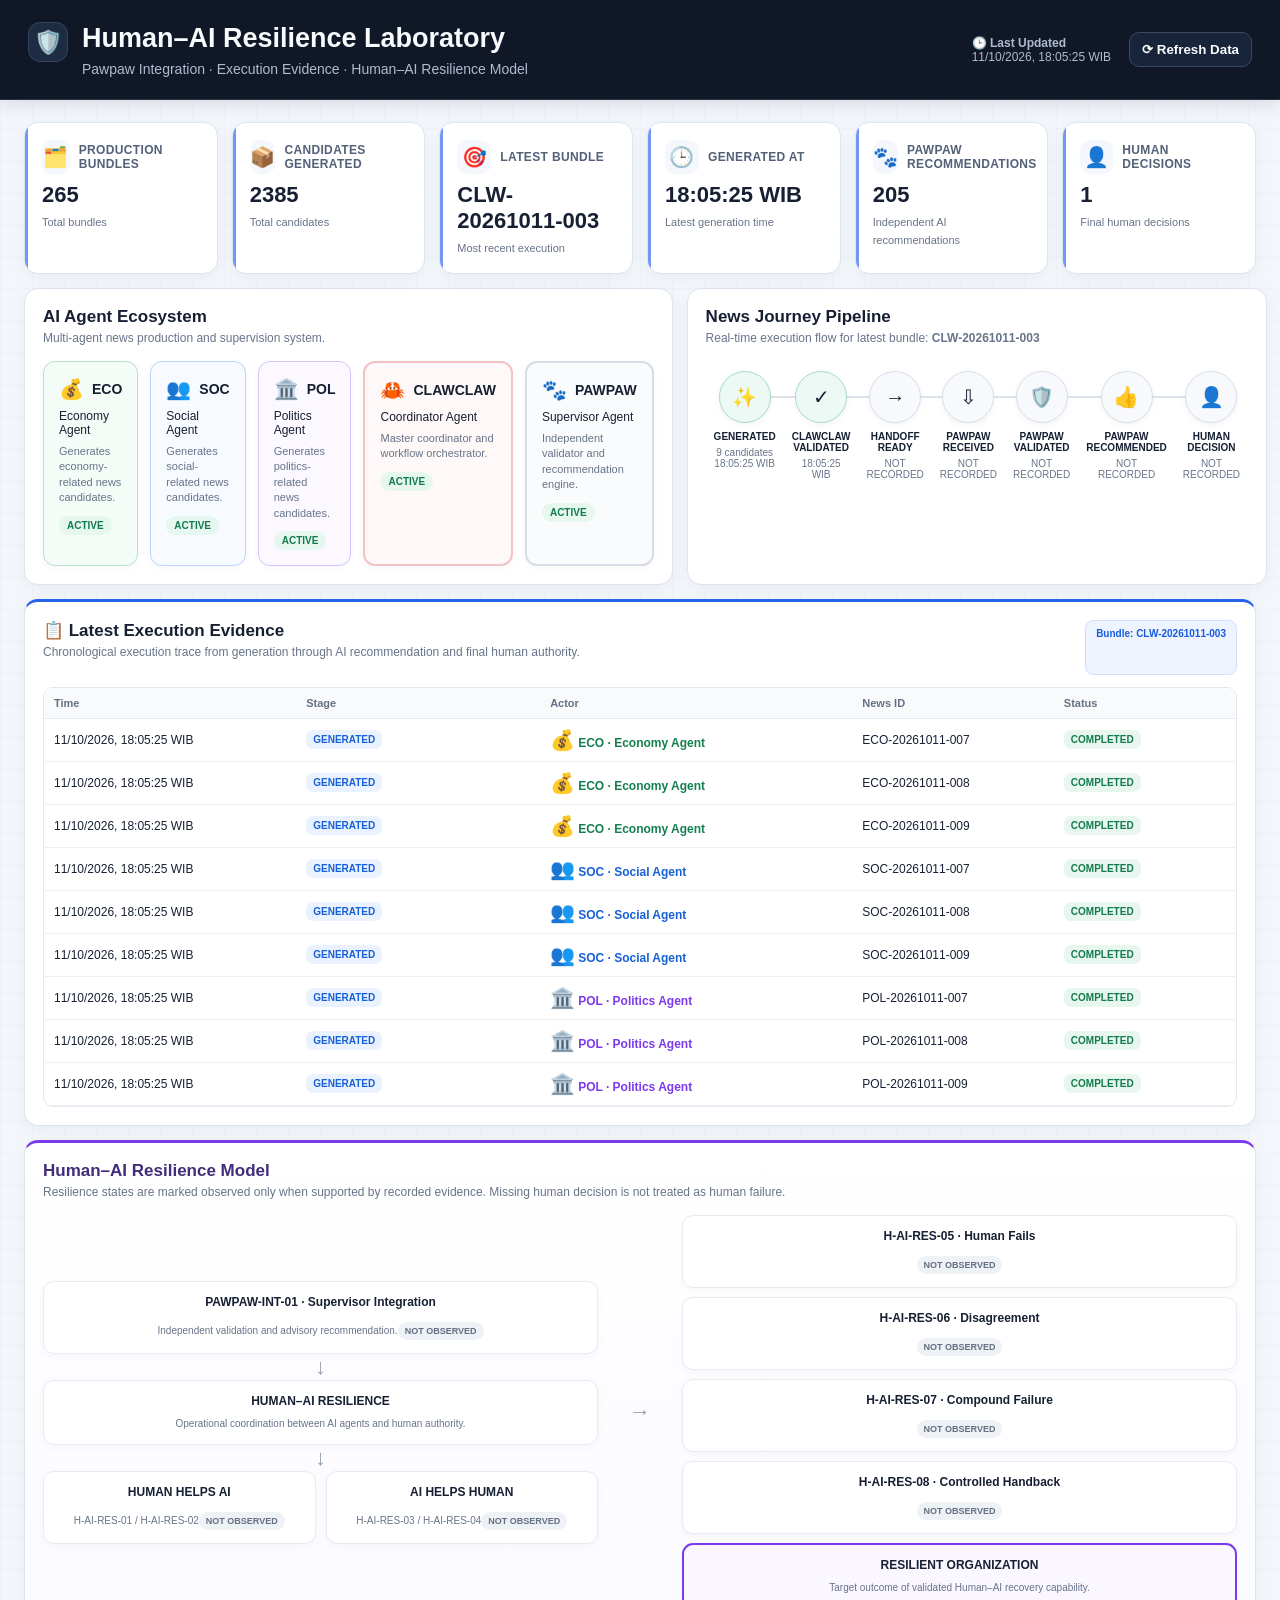
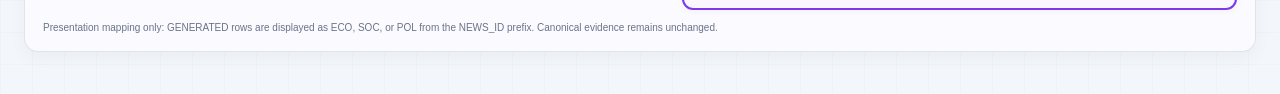
<file: news-lab-resilience/index.html>
<!doctype html>
<html lang="en"><head><meta charset="utf-8"><meta name="viewport" content="width=device-width,initial-scale=1">
<title>Human–AI Resilience Laboratory</title>
<style>
:root{--bg:#f5f7fb;--panel:#fff;--line:#e7ebf2;--text:#172033;--muted:#68748a;--blue:#2563eb;--green:#16945f;--purple:#7c3aed;--orange:#ea7a12;--red:#dc2626}
*{box-sizing:border-box}body{margin:0;font-family:Inter,-apple-system,BlinkMacSystemFont,"Segoe UI",Arial,sans-serif;background:var(--bg);color:var(--text)}
header{background:#fff;border-bottom:1px solid var(--line);padding:22px 28px;display:flex;justify-content:space-between;gap:20px}.brand{display:flex;gap:14px}.brand-icon{width:40px;height:40px;border-radius:12px;background:#eef4ff;display:grid;place-items:center;font-size:23px}h1{font-size:27px;margin:1px 0 7px}.subtitle{color:var(--muted);font-size:14px}.header-meta{display:flex;gap:18px;align-items:center;color:var(--muted);font-size:12px}.refresh{border:1px solid #d8deea;background:#fff;border-radius:10px;padding:9px 12px;cursor:pointer;font-weight:600}
main{padding:22px 24px 42px;max-width:1800px;margin:auto}.kpis{display:grid;grid-template-columns:repeat(6,minmax(150px,1fr));gap:14px}.card,.panel{background:#fff;border:1px solid var(--line);border-radius:14px;box-shadow:0 3px 12px rgba(24,39,75,.035)}.kpi{padding:17px;min-height:112px}.kpi-head{display:flex;gap:9px;align-items:center;color:#536078;font-size:12px}.kpi-icon{width:34px;height:34px;border-radius:10px;display:grid;place-items:center;background:#f4f7fb;font-size:20px}.kpi strong{display:block;font-size:22px;margin:8px 0 4px;overflow-wrap:anywhere}.kpi small{color:var(--muted);font-size:11px}
.two-col{display:grid;grid-template-columns:1fr 1fr;gap:14px;margin-top:14px}.panel{padding:18px}.panel h2{font-size:17px;margin:0 0 4px}.panel-desc{color:var(--muted);font-size:12px;margin:0 0 16px}.agents{display:grid;grid-template-columns:repeat(5,1fr);gap:12px}.agent{border:1px solid var(--line);border-radius:12px;padding:15px;min-height:155px;background:#fbfcfe}.agent.eco{border-color:#b8e0cc;background:#f4fcf8}.agent.soc{border-color:#bcd4ff;background:#f7faff}.agent.pol{border-color:#d7c4ff;background:#fbf8ff}.agent.claw{border-color:#f3c3c3;background:#fff8f8}.agent.paw{border-color:#d7dce7;background:#fafbfc}.agent-title{display:flex;align-items:center;gap:8px;font-weight:800;font-size:14px}.emoji{font-size:20px}.agent-role{font-size:12px;margin:8px 0 7px}.agent-desc{font-size:11px;color:var(--muted);line-height:1.4}.badge{display:inline-block;margin-top:10px;padding:4px 8px;border-radius:999px;font-size:10px;font-weight:800;background:#e6f7ef;color:#137a4d}
.pipeline{display:grid;grid-template-columns:repeat(7,1fr);margin-top:18px}.pipe-step{position:relative;text-align:center;padding:0 8px}.pipe-step:not(:last-child)::after{content:"";position:absolute;top:25px;left:62%;width:76%;height:2px;background:#dde3ec}.pipe-icon{position:relative;z-index:1;margin:0 auto 8px;width:52px;height:52px;border-radius:50%;display:grid;place-items:center;border:1px solid #d8deea;background:#f7f9fc;font-size:20px}.pipe-step.done .pipe-icon{background:#edf9f4;border-color:#a7dcc4}.pipe-step.ai .pipe-icon{background:#f5efff;border-color:#c8adff}.pipe-step.handoff .pipe-icon{background:#fff7ed;border-color:#f5c48b}.pipe-title{font-size:10px;font-weight:800}.pipe-meta{font-size:10px;color:var(--muted);margin-top:5px;white-space:pre-line}
.table-panel,.resilience{margin-top:14px}.table-top{display:flex;justify-content:space-between;gap:14px}.bundle-pill{background:#edf4ff;color:#185adb;font-size:10px;font-weight:800;padding:7px 10px;border-radius:8px}.table-wrap{overflow-x:auto;margin-top:12px}table{width:100%;border-collapse:collapse;font-size:12px}th{text-align:left;color:#667085;font-size:11px;padding:9px 10px;border-bottom:1px solid var(--line)}td{padding:9px 10px;border-bottom:1px solid #edf0f5}.stage-pill,.status-pill{display:inline-block;border-radius:7px;padding:4px 7px;font-size:10px;font-weight:800}.stage-generated{background:#eaf2ff;color:#1760d7}.stage-claw{background:#e7f7ef;color:#137a4d}.stage-handoff{background:#fff2e3;color:#c96606}.stage-paw{background:#f0eaff;color:#6d37cc}.stage-human{background:#eef1f5;color:#586474}.status-complete{background:#e7f7ef;color:#137a4d}.status-pending{background:#eef1f5;color:#68748a}.actor{font-weight:700;white-space:nowrap}.actor.eco{color:#14804f}.actor.soc{color:#1760d7}.actor.pol{color:#7c3aed}.actor.claw{color:#dc2626}.actor.paw{color:#6d37cc}.actor.human{color:#4b5563}.actor .emoji{display:inline-block;width:24px;text-align:center;margin-right:4px}
.res-grid{display:grid;grid-template-columns:1fr 60px 1fr;gap:12px;align-items:center;margin-top:16px}.res-branch{display:grid;grid-template-columns:1fr 1fr;gap:10px}.res-box{border:1px solid var(--line);border-radius:11px;padding:13px;background:#fafbfc;text-align:center}.res-box strong{display:block;font-size:12px;margin-bottom:5px}.res-box small{color:var(--muted);font-size:10px}.res-center{text-align:center;color:#9aa4b2;font-size:22px}.res-stack{display:grid;gap:9px}.status-note{display:inline-block;margin-top:8px;border-radius:999px;padding:4px 7px;background:#eef1f5;color:#657083;font-size:9px;font-weight:800}.status-note.observed{background:#e7f7ef;color:#137a4d}.footer-note{margin-top:12px;color:var(--muted);font-size:10px}.error{display:none;margin:14px 0;padding:12px;border-radius:10px;background:#fff0f0;color:#b42318;border:1px solid #f3c4c4}
@media(max-width:1200px){.kpis{grid-template-columns:repeat(3,1fr)}.two-col{grid-template-columns:1fr}}@media(max-width:760px){header{flex-direction:column}.kpis{grid-template-columns:repeat(2,1fr)}.agents{grid-template-columns:1fr 1fr}.pipeline{grid-template-columns:1fr}.pipe-step:not(:last-child)::after{display:none}.res-grid{grid-template-columns:1fr}}
</style>
<!-- RESILIENCE-OPERATIONAL-LAB-STYLE -->
<style>
body{
  background:
    linear-gradient(rgba(37,99,235,.025) 1px,transparent 1px),
    linear-gradient(90deg,rgba(37,99,235,.025) 1px,transparent 1px),
    #f3f6fa;
  background-size:32px 32px;
}

header{
  background:#101827;
  color:#f8fafc;
  border-bottom:1px solid #26344a;
  box-shadow:0 4px 18px rgba(15,23,42,.12);
}

header .subtitle,
header .header-meta{
  color:#aebbd0;
}

.brand-icon{
  background:#1d2b43;
  border:1px solid #34445e;
}

.refresh{
  background:#18243a;
  color:#f8fafc;
  border-color:#3a4a64;
}

.refresh:hover{
  background:#22314a;
}

.card,.panel{
  border-color:#dde4ee;
  box-shadow:0 5px 18px rgba(24,39,75,.045);
}

.kpi{
  position:relative;
  overflow:hidden;
}

.kpi::before{
  content:"";
  position:absolute;
  left:0;
  top:0;
  bottom:0;
  width:3px;
  background:#2563eb;
  opacity:.65;
}

.kpi-head{
  text-transform:uppercase;
  letter-spacing:.35px;
  font-weight:700;
}

.agent{
  box-shadow:0 2px 7px rgba(15,23,42,.035);
}

.agent.claw{
  border-width:2px;
}

.agent.paw{
  border-width:2px;
}

.pipeline{
  padding:8px 0 4px;
}

.pipe-icon{
  box-shadow:0 2px 6px rgba(15,23,42,.05);
}

.table-panel{
  border-top:3px solid #2563eb;
}

.table-wrap{
  max-height:420px;
  overflow:auto;
  margin-top:12px;
  border:1px solid #e2e8f0;
  border-radius:10px;
}

.table-wrap table{
  margin:0;
  min-width:850px;
}

.table-wrap thead th{
  position:sticky;
  top:0;
  z-index:3;
  background:#f8fafc;
  box-shadow:0 1px 0 #e2e8f0;
}

.resilience{
  border-top:3px solid #7c3aed;
  background:
    linear-gradient(180deg,#fff 0%,#fbfaff 100%);
}

.resilience > h2{
  color:#432c7a;
}

.res-box{
  background:#fff;
  box-shadow:0 2px 8px rgba(50,40,90,.035);
}

.res-stack .res-box:last-child{
  border:2px solid #7c3aed;
  background:#faf7ff;
}

.bundle-pill{
  border:1px solid #cfe0ff;
}

@media(max-width:760px){
  main{
    padding:16px 12px 32px;
  }

  .table-wrap{
    max-height:360px;
  }
}
</style>

</head><body>
<header><div class="brand"><div class="brand-icon">🛡️</div><div><h1>Human–AI Resilience Laboratory</h1><div class="subtitle">Pawpaw Integration · Execution Evidence · Human–AI Resilience Model</div></div></div><div class="header-meta"><div>🕒 <strong>Last Updated</strong><br><span id="last-updated">-</span></div><button class="refresh" onclick="loadDashboard()">⟳ Refresh Data</button></div></header>
<main><div id="error" class="error"></div>
<section class="kpis">
<div class="card kpi"><div class="kpi-head"><div class="kpi-icon">🗂️</div>Production Bundles</div><strong id="kpi-bundles">-</strong><small>Total bundles</small></div>
<div class="card kpi"><div class="kpi-head"><div class="kpi-icon">📦</div>Candidates Generated</div><strong id="kpi-candidates">-</strong><small>Total candidates</small></div>
<div class="card kpi"><div class="kpi-head"><div class="kpi-icon">🎯</div>Latest Bundle</div><strong id="kpi-latest">-</strong><small>Most recent execution</small></div>
<div class="card kpi"><div class="kpi-head"><div class="kpi-icon">🕒</div>Generated At</div><strong id="kpi-generated">-</strong><small>Latest generation time</small></div>
<div class="card kpi"><div class="kpi-head"><div class="kpi-icon">🐾</div>Pawpaw Recommendations</div><strong id="kpi-recommendations">-</strong><small>Independent AI recommendations</small></div>
<div class="card kpi"><div class="kpi-head"><div class="kpi-icon">👤</div>Human Decisions</div><strong id="kpi-human">-</strong><small>Final human decisions</small></div>
</section>
<section class="two-col"><div class="panel"><h2>AI Agent Ecosystem</h2><p class="panel-desc">Multi-agent news production and supervision system.</p><div class="agents">
<div class="agent eco"><div class="agent-title"><span class="emoji">💰</span>ECO</div><div class="agent-role">Economy Agent</div><div class="agent-desc">Generates economy-related news candidates.</div><span class="badge">ACTIVE</span></div>
<div class="agent soc"><div class="agent-title"><span class="emoji">👥</span>SOC</div><div class="agent-role">Social Agent</div><div class="agent-desc">Generates social-related news candidates.</div><span class="badge">ACTIVE</span></div>
<div class="agent pol"><div class="agent-title"><span class="emoji">🏛️</span>POL</div><div class="agent-role">Politics Agent</div><div class="agent-desc">Generates politics-related news candidates.</div><span class="badge">ACTIVE</span></div>
<div class="agent claw"><div class="agent-title"><span class="emoji">🦀</span>CLAWCLAW</div><div class="agent-role">Coordinator Agent</div><div class="agent-desc">Master coordinator and workflow orchestrator.</div><span class="badge">ACTIVE</span></div>
<div class="agent paw"><div class="agent-title"><span class="emoji">🐾</span>PAWPAW</div><div class="agent-role">Supervisor Agent</div><div class="agent-desc">Independent validator and recommendation engine.</div><span class="badge">ACTIVE</span></div>
</div></div><div class="panel"><h2>News Journey Pipeline</h2><p class="panel-desc">Real-time execution flow for latest bundle: <strong id="pipeline-bundle">-</strong></p><div class="pipeline" id="pipeline"></div></div></section>
<section class="panel table-panel"><div class="table-top"><div><h2>📋 Latest Execution Evidence</h2><p class="panel-desc">Chronological execution trace from generation through AI recommendation and final human authority.</p></div><div class="bundle-pill">Bundle: <span id="table-bundle">-</span></div></div><div class="table-wrap"><table><thead><tr><th>Time</th><th>Stage</th><th>Actor</th><th>News ID</th><th>Status</th></tr></thead><tbody id="events-body"></tbody></table></div></section>
<section class="panel resilience"><h2>Human–AI Resilience Model</h2><p class="panel-desc">Resilience states are marked observed only when supported by recorded evidence. Missing human decision is not treated as human failure.</p><div class="res-grid"><div><div class="res-box"><strong>PAWPAW-INT-01 · Supervisor Integration</strong><small>Independent validation and advisory recommendation.</small><span id="paw-int-status" class="status-note">NOT OBSERVED</span></div><div class="res-center">↓</div><div class="res-box"><strong>HUMAN–AI RESILIENCE</strong><small>Operational coordination between AI agents and human authority.</small></div><div class="res-center">↓</div><div class="res-branch"><div class="res-box"><strong>HUMAN HELPS AI</strong><small>H-AI-RES-01 / H-AI-RES-02</small><span class="status-note">NOT OBSERVED</span></div><div class="res-box"><strong>AI HELPS HUMAN</strong><small>H-AI-RES-03 / H-AI-RES-04</small><span class="status-note">NOT OBSERVED</span></div></div></div><div class="res-center">→</div><div class="res-stack"><div class="res-box"><strong>H-AI-RES-05 · Human Fails</strong><span class="status-note">NOT OBSERVED</span></div><div class="res-box"><strong>H-AI-RES-06 · Disagreement</strong><span class="status-note">NOT OBSERVED</span></div><div class="res-box"><strong>H-AI-RES-07 · Compound Failure</strong><span class="status-note">NOT OBSERVED</span></div><div class="res-box"><strong>H-AI-RES-08 · Controlled Handback</strong><span class="status-note">NOT OBSERVED</span></div><div class="res-box"><strong>RESILIENT ORGANIZATION</strong><small>Target outcome of validated Human–AI recovery capability.</small></div></div></div><div class="footer-note">Presentation mapping only: GENERATED rows are displayed as ECO, SOC, or POL from the NEWS_ID prefix. Canonical evidence remains unchanged.</div></section>
</main>
<script>
const STAGES=[["GENERATED","GENERATED","✨","done"],["CLAWCLAW_VALIDATED","CLAWCLAW VALIDATED","✓","done"],["HANDOFF_READY","HANDOFF READY","→","handoff"],["PAWPAW_RECEIVED","PAWPAW RECEIVED","⇩","ai"],["PAWPAW_VALIDATED","PAWPAW VALIDATED","🛡️","ai"],["PAWPAW_RECOMMENDED","PAWPAW RECOMMENDED","👍","ai"],["HUMAN_DECISION","HUMAN DECISION","👤",""]];
function parseTime(v){if(!v)return null;const d=new Date(v);return Number.isNaN(d.getTime())?null:d}function fmtTime(v,full=false){const d=parseTime(v);if(!d)return v||"NOT RECORDED";const o=full?{timeZone:"Asia/Jakarta",day:"2-digit",month:"2-digit",year:"numeric",hour:"2-digit",minute:"2-digit",second:"2-digit",hour12:false}:{timeZone:"Asia/Jakarta",hour:"2-digit",minute:"2-digit",second:"2-digit",hour12:false};return new Intl.DateTimeFormat("en-GB",o).format(d)+" WIB"}
function actorPresentation(e){const s=e.stage||"",id=e.news_id||"";if(s==="GENERATED"){if(id.startsWith("ECO-"))return{emoji:"💰",label:"ECO · Economy Agent",cls:"eco"};if(id.startsWith("SOC-"))return{emoji:"👥",label:"SOC · Social Agent",cls:"soc"};if(id.startsWith("POL-"))return{emoji:"🏛️",label:"POL · Politics Agent",cls:"pol"}}if(s.startsWith("PAWPAW_")||e.actor==="PAWPAW")return{emoji:"🐾",label:"PAWPAW · Supervisor",cls:"paw"};if(s==="HUMAN_DECISION"||e.actor==="HUMAN")return{emoji:"👤",label:"HUMAN · Final Authority",cls:"human"};return{emoji:"🦀",label:"CLAWCLAW · Coordinator",cls:"claw"}}
function stageClass(s){if(s==="GENERATED")return"stage-generated";if(s==="CLAWCLAW_VALIDATED")return"stage-claw";if(s==="HANDOFF_READY")return"stage-handoff";if(s&&s.startsWith("PAWPAW_"))return"stage-paw";return"stage-human"}function make(t,c,x){const e=document.createElement(t);if(c)e.className=c;if(x!==undefined)e.textContent=x;return e}
async function loadDashboard(){const err=document.getElementById("error");err.style.display="none";try{const ts=Date.now();const [sr,lr,er]=await Promise.all([fetch("../data/news/news-lab-summary.json?ts="+ts,{cache:"no-store"}),fetch("../data/news/lab-status.json?ts="+ts,{cache:"no-store"}),fetch("../data/news/journey-events.json?ts="+ts,{cache:"no-store"})]);if(!sr.ok||!lr.ok||!er.ok)throw new Error("Public data endpoint unavailable");const summary=await sr.json(),status=await lr.json(),journey=await er.json();const m=summary.metrics||{},b=(status.bundles||[])[0]||{},bid=b.bundle_id||"NOT RECORDED",events=(journey.events||[]).filter(e=>e.bundle_id===bid),gen=events.filter(e=>e.stage==="GENERATED"),genAt=gen.length?gen[0].timestamp:null,human=events.find(e=>e.stage==="HUMAN_DECISION");
document.getElementById("kpi-bundles").textContent=m.total_bundles??"-";document.getElementById("kpi-candidates").textContent=m.total_candidates??"-";document.getElementById("kpi-latest").textContent=bid;document.getElementById("kpi-generated").textContent=fmtTime(genAt);document.getElementById("kpi-recommendations").textContent=m.pawpaw_recommendations??"-";document.getElementById("kpi-human").textContent=m.human_decisions??"-";document.getElementById("pipeline-bundle").textContent=bid;document.getElementById("table-bundle").textContent=bid;const latest=events.map(e=>parseTime(e.timestamp)).filter(Boolean).sort((a,b)=>b-a)[0];document.getElementById("last-updated").textContent=latest?fmtTime(latest.toISOString(),true):"-";
const pipeline=document.getElementById("pipeline");pipeline.innerHTML="";for(const [stage,label,icon,kind] of STAGES){const rows=events.filter(e=>e.stage===stage),obs=rows.length>0,step=make("div","pipe-step "+(obs?kind:"")),ico=make("div","pipe-icon",icon),title=make("div","pipe-title",label),meta=make("div","pipe-meta");meta.textContent=stage==="GENERATED"?(obs?rows.length+" candidates\n"+fmtTime(rows[0].timestamp):"NOT RECORDED"):(obs?fmtTime(rows[rows.length-1].timestamp):"NOT RECORDED");step.append(ico,title,meta);pipeline.appendChild(step)}
const tbody=document.getElementById("events-body");tbody.innerHTML="";const sorted=[...events].sort((a,b)=>(parseTime(a.timestamp)?.getTime()||0)-(parseTime(b.timestamp)?.getTime()||0));for(const e of sorted){const tr=document.createElement("tr"),tdT=make("td","",fmtTime(e.timestamp,true)),tdS=document.createElement("td"),tdA=document.createElement("td"),tdN=make("td","",e.news_id||"-"),tdSt=document.createElement("td");tdS.appendChild(make("span","stage-pill "+stageClass(e.stage),e.stage||"-"));const a=actorPresentation(e),act=make("span","actor "+a.cls),emo=make("span","emoji",a.emoji);act.append(emo,document.createTextNode(a.label));tdA.appendChild(act);tdSt.appendChild(make("span","status-pill status-complete","COMPLETED"));tr.append(tdT,tdS,tdA,tdN,tdSt);tbody.appendChild(tr)}if(!human){const tr=document.createElement("tr"),tdT=make("td","","-"),tdS=document.createElement("td"),tdA=document.createElement("td"),tdN=make("td","","-"),tdSt=document.createElement("td");tdS.appendChild(make("span","stage-pill stage-human","HUMAN_DECISION"));const act=make("span","actor human"),emo=make("span","emoji","👤");act.append(emo,document.createTextNode("HUMAN · Final Authority"));tdA.appendChild(act);tdSt.appendChild(make("span","status-pill status-pending","NOT RECORDED"));tr.append(tdT,tdS,tdA,tdN,tdSt);tbody.appendChild(tr)}const pawObs=events.some(e=>e.stage==="PAWPAW_VALIDATED")&&events.some(e=>e.stage==="PAWPAW_RECOMMENDED"),ps=document.getElementById("paw-int-status");ps.textContent=pawObs?"OBSERVED":"NOT OBSERVED";ps.className="status-note"+(pawObs?" observed":"")}catch(e){err.textContent="Dashboard data error: "+e.message;err.style.display="block";console.error(e)}}loadDashboard();
</script></body></html>
</file>
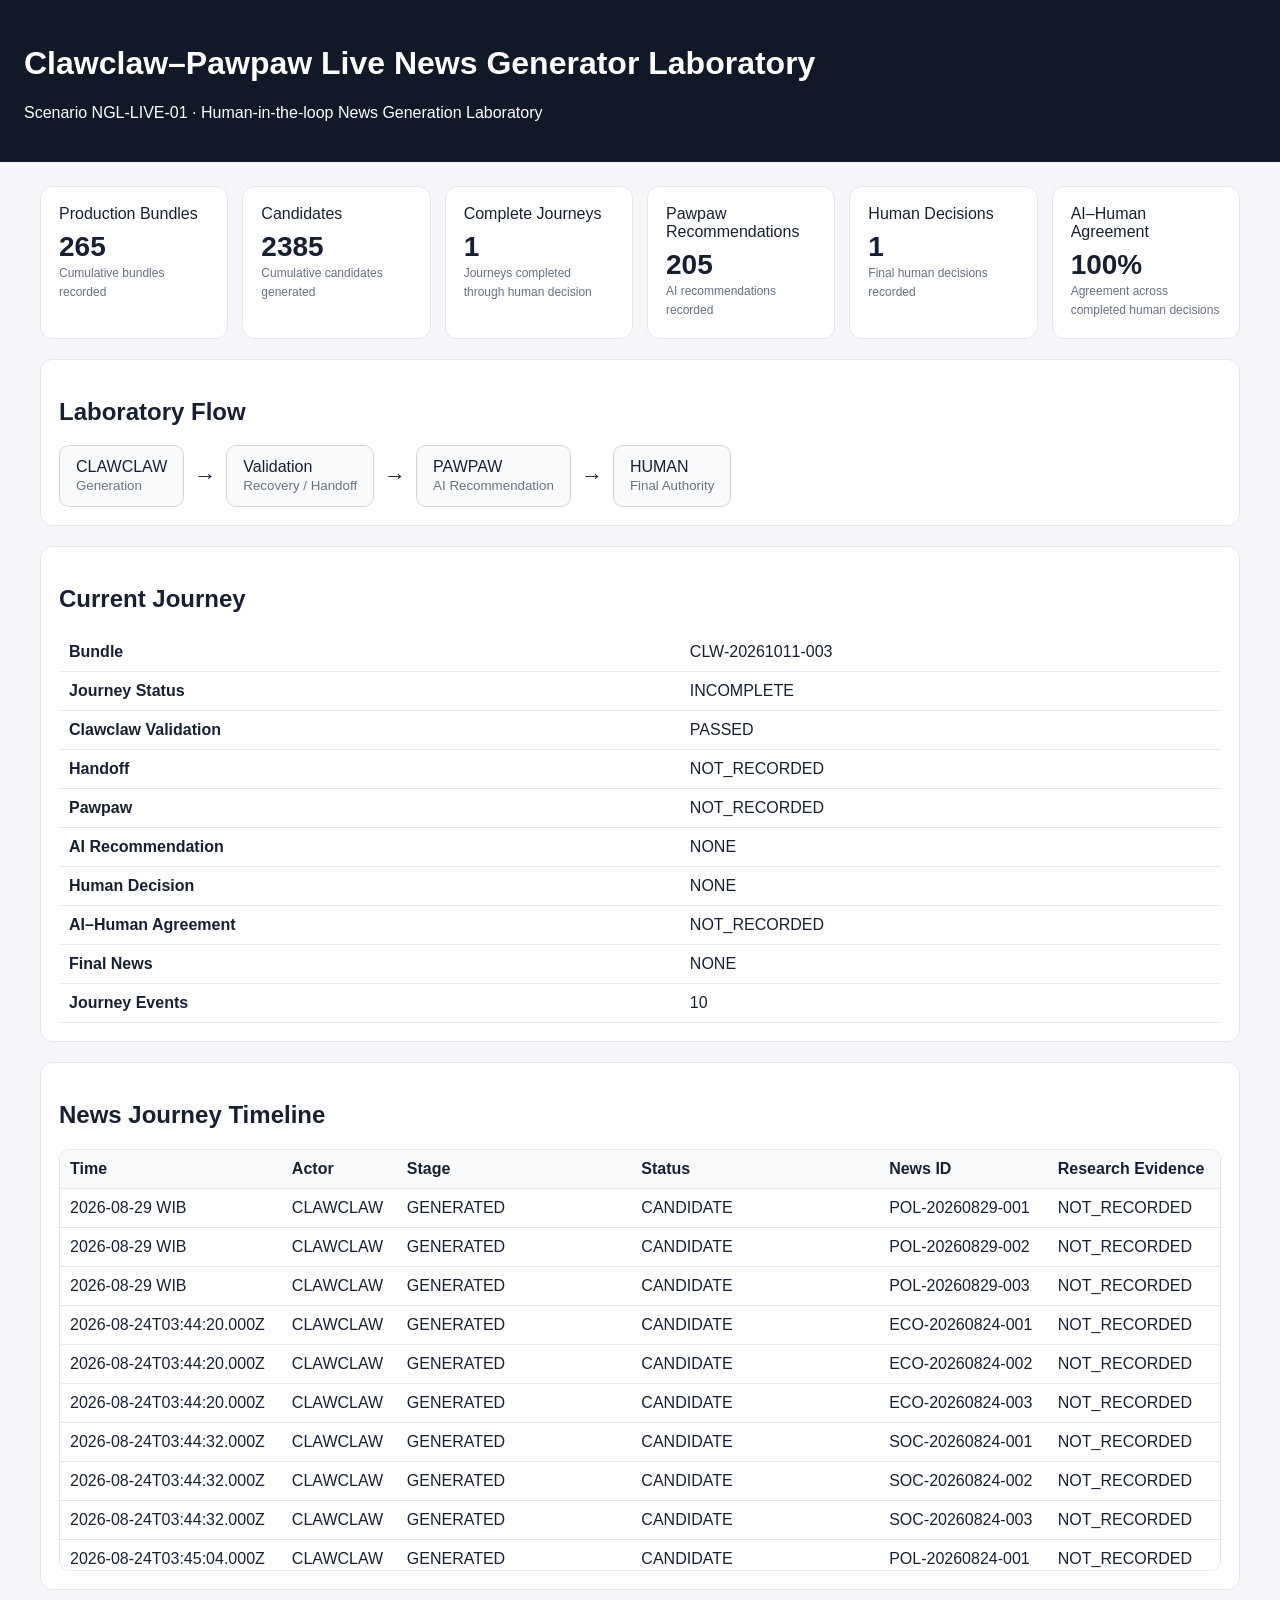
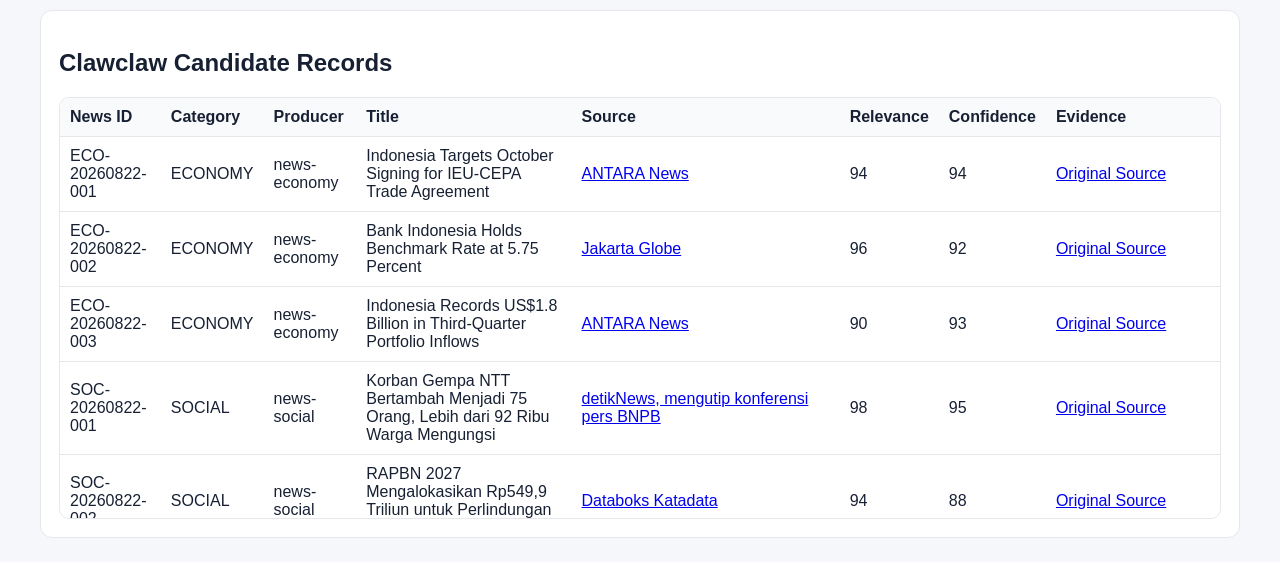
<file: news-lab/index.html>
<!doctype html>
<html lang="en">
<head>
<meta charset="utf-8">
<meta name="viewport" content="width=device-width,initial-scale=1">
<title>Clawclaw–Pawpaw Live News Generator Laboratory</title>

<style>
body{
  margin:0;
  font-family:Arial,sans-serif;
  background:#f5f7fb;
  color:#172033;
}
header{
  background:#111827;
  color:white;
  padding:24px;
}
main{
  max-width:1200px;
  margin:auto;
  padding:24px;
}
.grid{
  display:grid;
  grid-template-columns:repeat(auto-fit,minmax(180px,1fr));
  gap:14px;
}
.card,.panel{
  background:white;
  border:1px solid #e5e7eb;
  border-radius:12px;
  padding:18px;
}
.card strong{
  display:block;
  font-size:28px;
  margin-top:8px;
}
.panel{
  margin-top:20px;
}
.flow{
  display:flex;
  gap:10px;
  align-items:center;
  flex-wrap:wrap;
}
.node{
  padding:12px 16px;
  border:1px solid #d1d5db;
  border-radius:10px;
  background:#f9fafb;
}
.arrow{
  font-size:22px;
}
table{
  width:100%;
  border-collapse:collapse;
}
th,td{
  text-align:left;
  border-bottom:1px solid #e5e7eb;
  padding:10px;
}
.status{
  font-weight:bold;
}
small{
  color:#6b7280;
}
#error{
  color:#b91c1c;
  font-weight:bold;
}
</style>

<!-- NEWS-LAB-METRIC-EXPLANATIONS-CSS -->
<style>
.metric-explainer {
  margin-top: 10px;
  font-size: 12px;
  line-height: 1.45;
  font-weight: 400;
  color: #667085;
  max-width: 230px;
}
</style>


<!-- NEWS-LAB-SCROLL-WINDOW-CSS -->
<style>
.activity-window{
  max-height:420px;
  overflow:auto;
  margin-top:12px;
  border:1px solid #e5e7eb;
  border-radius:10px;
  background:#fff;
}

.activity-window table{
  margin:0;
  min-width:900px;
}

.activity-window thead th{
  position:sticky;
  top:0;
  z-index:2;
  background:#f9fafb;
}
</style>

</head>

<body>

<header>
  <h1>Clawclaw–Pawpaw Live News Generator Laboratory</h1>
  <p>Scenario NGL-LIVE-01 · Human-in-the-loop News Generation Laboratory</p>
</header>

<main>

<div id="error"></div>

<section class="grid">
  <div class="card">Production Bundles<strong id="bundles">-</strong><small class="metric-explainer">Cumulative bundles recorded</small></div>
  <div class="card">Candidates<strong id="candidates">-</strong><small class="metric-explainer">Cumulative candidates generated</small></div>
  <div class="card">Complete Journeys<strong id="complete">-</strong><small class="metric-explainer">Journeys completed through human decision</small></div>
  <div class="card">Pawpaw Recommendations<strong id="recommendations">-</strong><small class="metric-explainer">AI recommendations recorded</small></div>
  <div class="card">Human Decisions<strong id="decisions">-</strong><small class="metric-explainer">Final human decisions recorded</small></div>
  <div class="card">AI–Human Agreement<strong id="agreement">-</strong><small class="metric-explainer">Agreement across completed human decisions</small></div>
</section>

<section class="panel">
  <h2>Laboratory Flow</h2>

  <div class="flow">
    <div class="node">CLAWCLAW<br><small>Generation</small></div>
    <div class="arrow">→</div>
    <div class="node">Validation<br><small>Recovery / Handoff</small></div>
    <div class="arrow">→</div>
    <div class="node">PAWPAW<br><small>AI Recommendation</small></div>
    <div class="arrow">→</div>
    <div class="node">HUMAN<br><small>Final Authority</small></div>
  </div>
</section>

<section class="panel">
  <h2>Current Journey</h2>

  <table>
    <tbody>
      <tr><th>Bundle</th><td id="bundle-id">-</td></tr>
      <tr><th>Journey Status</th><td id="journey">-</td></tr>
      <tr><th>Clawclaw Validation</th><td id="claw-validation">-</td></tr>
      <tr><th>Handoff</th><td id="handoff">-</td></tr>
      <tr><th>Pawpaw</th><td id="pawpaw">-</td></tr>
      <tr><th>AI Recommendation</th><td id="recommendation">-</td></tr>
      <tr><th>Human Decision</th><td id="human">-</td></tr>
      <tr><th>AI–Human Agreement</th><td id="human-agreement">-</td></tr>
      <tr><th>Final News</th><td id="final-news">-</td></tr>
      <tr><th>Journey Events</th><td id="events">-</td></tr>
    </tbody>
  </table>
</section>

<script>
async function loadLab() {
  try {
    const stamp = Date.now();

    const [summaryResponse, statusResponse] = await Promise.all([
      fetch("../data/news/news-lab-summary.json?ts=" + stamp),
      fetch("../data/news/lab-status.json?ts=" + stamp)
    ]);

    if (!summaryResponse.ok || !statusResponse.ok) {
      throw new Error("Laboratory dataset unavailable");
    }

    const summary = await summaryResponse.json();
    const status = await statusResponse.json();

    const m = summary.metrics;

    document.getElementById("bundles").textContent = m.total_bundles;
    document.getElementById("candidates").textContent = m.total_candidates;
    document.getElementById("complete").textContent = m.complete_journeys;
    document.getElementById("recommendations").textContent = m.pawpaw_recommendations;
    document.getElementById("decisions").textContent = m.human_decisions;
    document.getElementById("agreement").textContent =
      summary.rates.ai_human_agreement_rate === null
      ? "N/A"
      : summary.rates.ai_human_agreement_rate + "%";

    const b = status.bundles[0];

    if (!b) {
      throw new Error("No laboratory journey available");
    }

    document.getElementById("bundle-id").textContent = b.bundle_id;
    document.getElementById("journey").textContent = b.journey_status;
    document.getElementById("claw-validation").textContent = b.clawclaw_validation;
    document.getElementById("handoff").textContent = b.handoff_status;
    document.getElementById("pawpaw").textContent = b.pawpaw_status;
    document.getElementById("recommendation").textContent =
      b.pawpaw_recommendation.news_id || "NONE";
    document.getElementById("human").textContent =
      b.human_decision.status;
    document.getElementById("human-agreement").textContent =
      b.ai_human_agreement;
    document.getElementById("final-news").textContent =
      b.final_news || "NONE";
    document.getElementById("events").textContent =
      b.event_count;

  } catch (err) {
    document.getElementById("error").textContent =
      "News Lab error: " + err.message;
  }
}


async function loadJourneyAndCandidates() {
  try {
    const stamp = Date.now();

    const [journeyResponse, candidateResponse, evidenceResponse] = await Promise.all([
      fetch("../data/news/journey-events.json?ts=" + stamp),
      fetch("../data/news/candidates.json?ts=" + stamp),
      fetch("../data/news/evidence-map.json?ts=" + stamp)
    ]);

    if (!journeyResponse.ok || !candidateResponse.ok || !evidenceResponse.ok) {
      throw new Error("Journey, candidate, or evidence dataset unavailable");
    }

    const journey = await journeyResponse.json();
    const candidateData = await candidateResponse.json();
    const evidenceData = await evidenceResponse.json();

    const evidenceByRecord = new Map(
      evidenceData.records.map(x => [x.record_id, x])
    );

    const journeyBody = document.getElementById("journey-body");
    journeyBody.innerHTML = "";

    const events = [...journey.events].sort(
      (a, b) => {
        const ta = new Date(a.timestamp).getTime();
        const tb = new Date(b.timestamp).getTime();
        return (Number.isNaN(ta) ? -Infinity : ta) -
               (Number.isNaN(tb) ? -Infinity : tb);
      }
    );

    for (const e of events) {
      const tr = document.createElement("tr");

      for (const value of [
        (() => {
          const d = new Date(e.timestamp);
          return Number.isNaN(d.getTime()) ? e.timestamp : d.toISOString();
        })(),
        e.actor || "-",
        e.stage || "-",
        e.status || "-",
        e.news_id || "-"
      ]) {
        const td = document.createElement("td");
        td.textContent = value;
        tr.appendChild(td);
      }

      const evidenceTd = document.createElement("td");
      evidenceTd.textContent = e.evidence_url ? "Open Evidence" : "NOT_RECORDED";

      if (e.evidence_url) {
        const a = document.createElement("a");
        a.href = e.evidence_url;
        a.target = "_blank";
        a.rel = "noopener noreferrer";
        a.textContent = "Open Evidence";
        evidenceTd.textContent = "";
        evidenceTd.appendChild(a);
      }

      tr.appendChild(evidenceTd);
      journeyBody.appendChild(tr);
    }

    const candidateBody = document.getElementById("candidate-body");
    candidateBody.innerHTML = "";

    for (const c of candidateData.candidates) {
      const tr = document.createElement("tr");

      const values = [
        c.NEWS_ID || "-",
        c.CATEGORY || "-",
        c.PRODUCER || "-",
        c.TITLE || "-",
        c.SOURCE || "-",
        c.RELEVANCE_SCORE ?? "-",
        c.CONFIDENCE_SCORE ?? "-"
      ];

      values.forEach((value, index) => {
        const td = document.createElement("td");

        if (index === 4 && c.SOURCE_URL) {
          const a = document.createElement("a");
          a.href = c.SOURCE_URL;
          a.target = "_blank";
          a.rel = "noopener noreferrer";
          a.textContent = value;
          td.appendChild(a);
        } else {
          td.textContent = value;
        }

        tr.appendChild(td);
      });

      const evidenceTd = document.createElement("td");
      const map = evidenceByRecord.get(c.RECORD_ID);

      function addEvidenceLink(label, url) {
        if (!url) return;

        if (evidenceTd.childNodes.length > 0) {
          evidenceTd.appendChild(document.createTextNode(" | "));
        }

        const a = document.createElement("a");
        a.href = "../data/news/" + url;
        a.target = "_blank";
        a.rel = "noopener noreferrer";
        a.textContent = label;
        evidenceTd.appendChild(a);
      }

      if (c.SOURCE_URL) {
        if (evidenceTd.childNodes.length > 0) {
          evidenceTd.appendChild(document.createTextNode(" | "));
        }

        const a = document.createElement("a");
        a.href = c.SOURCE_URL;
        a.target = "_blank";
        a.rel = "noopener noreferrer";
        a.textContent = "Original Source";
        evidenceTd.appendChild(a);
      }

      if (map) {
        addEvidenceLink(
          "Clawclaw",
          map.clawclaw_evidence?.public_url
        );

        addEvidenceLink(
          "Pawpaw",
          map.pawpaw_evidence?.public_url
        );

        addEvidenceLink(
          "Human",
          map.human_decision_evidence?.public_url
        );

        if (evidenceTd.childNodes.length > 0) {
          evidenceTd.appendChild(document.createTextNode(" | "));
        }

        const journeyLink = document.createElement("a");
        journeyLink.href = "#journey-body";
        journeyLink.textContent = "View Journey";
        evidenceTd.appendChild(journeyLink);
      }

      if (evidenceTd.childNodes.length === 0) {
        evidenceTd.textContent = "NOT_RECORDED";
      }

      tr.appendChild(evidenceTd);
      candidateBody.appendChild(tr);
    }

  } catch (err) {
    document.getElementById("error").textContent =
      "News Lab error: " + err.message;
  }
}

loadLab();
loadJourneyAndCandidates();

</script>


<section class="panel">
  <h2>News Journey Timeline</h2>
  <div class="activity-window">
  <table>
    <thead>
      <tr>
        <th>Time</th>
        <th>Actor</th>
        <th>Stage</th>
        <th>Status</th>
        <th>News ID</th>
        <th>Research Evidence</th>
      </tr>
    </thead>
    <tbody id="journey-body">
      <tr><td colspan="6">Loading...</td></tr>
    </tbody>
  </table>
  </div>
</section>

<section class="panel">
  <h2>Clawclaw Candidate Records</h2>
  <div class="activity-window">
  <table>
    <thead>
      <tr>
        <th>News ID</th>
        <th>Category</th>
        <th>Producer</th>
        <th>Title</th>
        <th>Source</th>
        <th>Relevance</th>
        <th>Confidence</th>
        <th>Evidence</th>
      </tr>
    </thead>
    <tbody id="candidate-body">
      <tr><td colspan="8">Loading...</td></tr>
    </tbody>
  </table>
  </div>
</section>

</main>

</body>
</html>
</file>
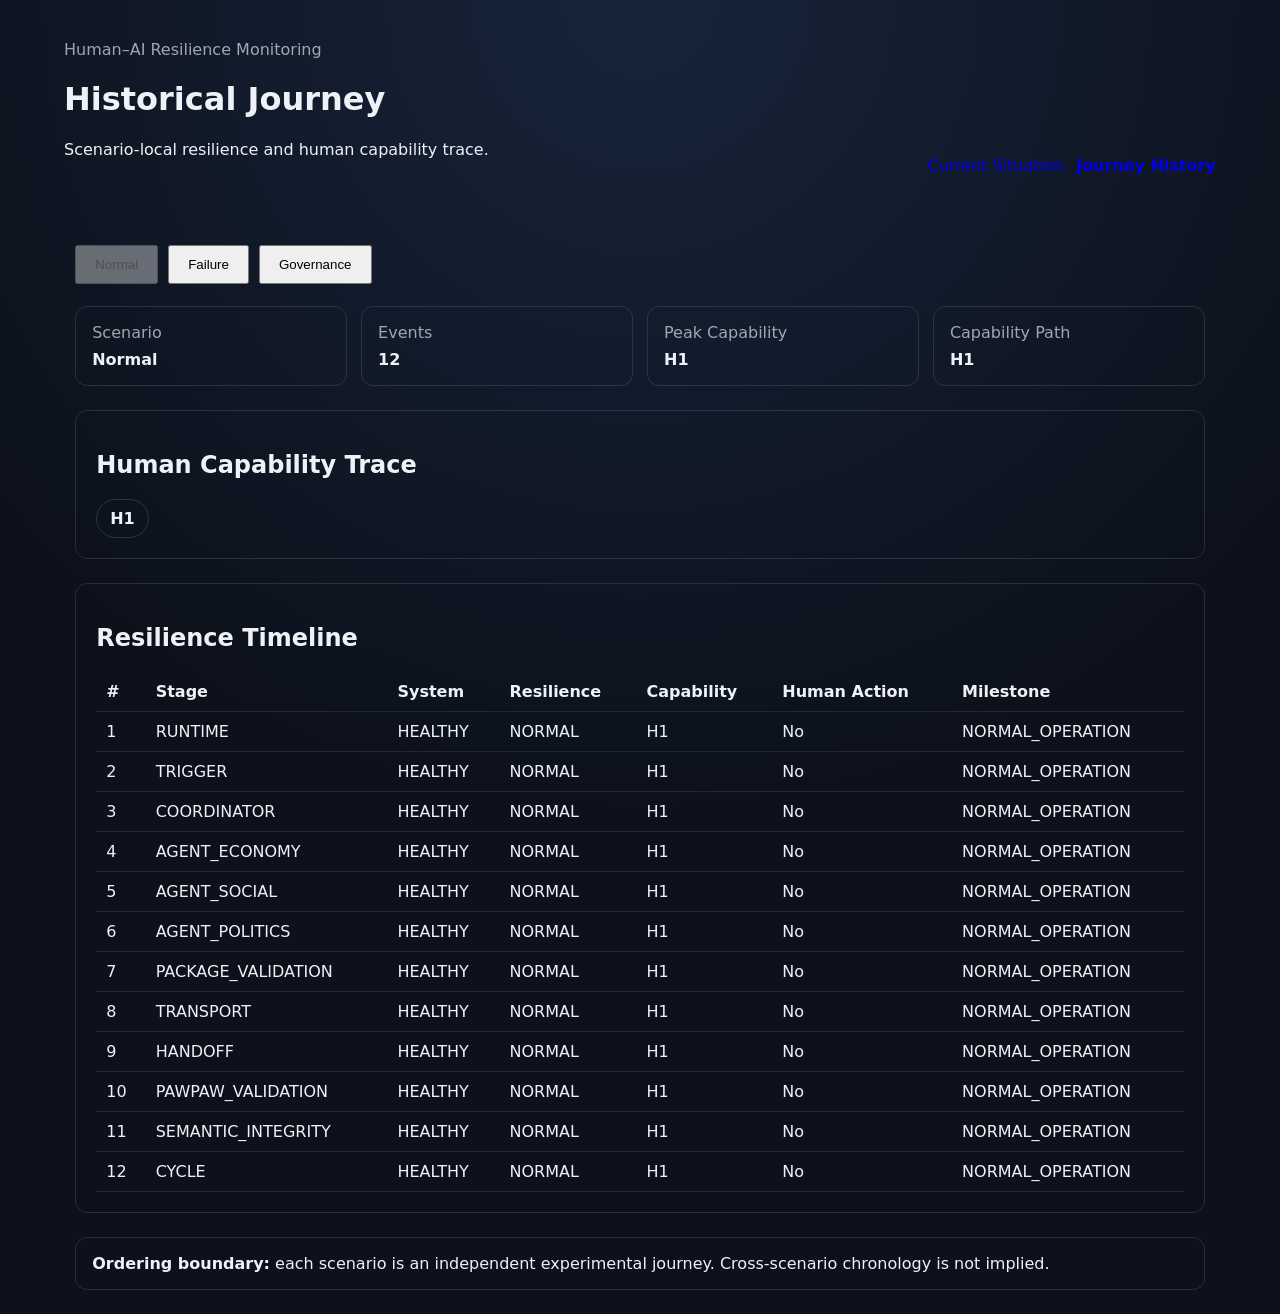
<file: journey.html>
<!doctype html>
<html lang="en">
<head>
<meta charset="utf-8">
<meta name="viewport" content="width=device-width,initial-scale=1">
<title>Clawclaw Historical Journey</title>
<link rel="stylesheet" href="assets/portal.css">
<link rel="stylesheet" href="assets/journey.css">
</head>

<body>

<header class="journey-header">
  <div>
    <p class="journey-eyebrow">Human–AI Resilience Monitoring</p>
    <h1>Historical Journey</h1>
    <p>Scenario-local resilience and human capability trace.</p>
  </div>

  <nav class="journey-nav">
    <a href="index.html">Current Situation</a>
    <a href="journey.html" class="active">Journey History</a>
  </nav>
</header>

<main class="journey-container">

<section class="scenario-selector">
  <button data-scenario="normal">Normal</button>
  <button data-scenario="failure">Failure</button>
  <button data-scenario="governance">Governance</button>
</section>

<section class="journey-summary">
  <article>
    <span>Scenario</span>
    <strong id="scenario">—</strong>
  </article>

  <article>
    <span>Events</span>
    <strong id="events">—</strong>
  </article>

  <article>
    <span>Peak Capability</span>
    <strong id="peak">—</strong>
  </article>

  <article>
    <span>Capability Path</span>
    <strong id="path">—</strong>
  </article>
</section>

<section class="journey-panel">
  <h2>Human Capability Trace</h2>
  <div id="capabilityTrace" class="capability-trace"></div>
</section>

<section class="journey-panel">
  <h2>Resilience Timeline</h2>

  <div class="journey-table-wrap">
    <table>
      <thead>
        <tr>
          <th>#</th>
          <th>Stage</th>
          <th>System</th>
          <th>Resilience</th>
          <th>Capability</th>
          <th>Human Action</th>
          <th>Milestone</th>
        </tr>
      </thead>
      <tbody id="timelineBody"></tbody>
    </table>
  </div>
</section>

<section class="journey-boundary">
  <strong>Ordering boundary:</strong>
  each scenario is an independent experimental journey.
  Cross-scenario chronology is not implied.
</section>

</main>

<script src="assets/journey.js"></script>
</body>
</html>
</file>
<file: assets/portal.css>
:root {
  font-family:
    Inter,
    system-ui,
    -apple-system,
    BlinkMacSystemFont,
    "Segoe UI",
    sans-serif;

  background: #0c111b;
  color: #eef2f7;
}

* {
  box-sizing: border-box;
}

body {
  margin: 0;
  background:
    radial-gradient(
      circle at top,
      #17243a,
      #0c111b 55%
    );
}

.header {
  display: flex;
  justify-content: space-between;
  align-items: center;

  padding: 28px 6vw;

  border-bottom:
    1px solid rgba(255,255,255,.08);
}

.header h1 {
  margin: 0;
  font-size: 1.8rem;
}

.header p {
  margin: 6px 0 0;
  color: #93a4bd;
}

.readonly {
  padding: 8px 12px;

  border:
    1px solid rgba(255,255,255,.18);

  border-radius: 999px;

  font-size: .75rem;
  letter-spacing: .08em;
}

main {
  width: min(1180px, 92vw);
  margin: 32px auto 60px;
}

.hero {
  display: grid;

  grid-template-columns:
    repeat(auto-fit, minmax(210px, 1fr));

  gap: 16px;
}

.card,
.panel {
  background:
    rgba(20,30,47,.82);

  border:
    1px solid rgba(255,255,255,.08);

  border-radius: 18px;

  box-shadow:
    0 16px 40px rgba(0,0,0,.18);
}

.card {
  padding: 22px;
}

.card .label {
  display: block;
  margin-bottom: 10px;

  color: #8ea0b8;
  font-size: .78rem;

  text-transform: uppercase;
  letter-spacing: .08em;
}

.card strong {
  font-size: 1.45rem;
}

.card small {
  display: block;
  margin-top: 6px;

  color: #9fb1c8;
}

.panel {
  margin-top: 18px;
  padding: 24px;
}

.panel h2 {
  margin-top: 0;
  font-size: 1.05rem;
}

.health-grid {
  display: grid;

  grid-template-columns:
    repeat(auto-fit, minmax(190px,1fr));

  gap: 12px;
}

.health-item {
  padding: 14px;

  background:
    rgba(255,255,255,.035);

  border-radius: 12px;
}

.health-item span {
  display: block;

  margin-bottom: 8px;

  color: #91a3ba;
  font-size: .82rem;
}

.journey {
  display: grid;

  grid-template-columns:
    repeat(auto-fit, minmax(145px,1fr));

  gap: 10px;
}

.stage {
  min-height: 72px;
  padding: 12px;

  background:
    rgba(255,255,255,.035);

  border:
    1px solid rgba(255,255,255,.06);

  border-radius: 12px;
}

.stage span {
  display: block;

  color: #8fa1b8;
  font-size: .7rem;
}

.stage strong {
  display: block;
  margin-top: 8px;
}

.capability-model,
.alert-policy {
  display: grid;

  grid-template-columns:
    repeat(auto-fit, minmax(150px,1fr));

  gap: 10px;
}

.capability,
.policy {
  padding: 14px;

  background:
    rgba(255,255,255,.035);

  border-radius: 12px;
}

.capability.current {
  outline:
    2px solid rgba(255,255,255,.75);
}

.capability strong,
.policy strong {
  display: block;
}

.capability small,
.policy small {
  display: block;

  margin-top: 7px;

  color: #93a4bd;
}

.boundary {
  display: flex;
  flex-wrap: wrap;
  gap: 8px;
}

.boundary span {
  padding: 8px 11px;

  border-radius: 999px;

  background:
    rgba(255,255,255,.05);

  font-size: .78rem;
}

footer {
  margin-top: 24px;

  display: flex;
  justify-content: space-between;
  gap: 14px;
  flex-wrap: wrap;

  color: #8091a7;
  font-size: .78rem;
}

.state-good {
  color: #72e59a;
}

.state-warning {
  color: #ffd166;
}

.state-critical {
  color: #ff8080;
}

/* =========================================================
   MULTISTATE PORTAL CONTROLS
   DISPLAY-ONLY RESEARCH VIEW
   ========================================================= */

.scenario-panel {
  display: flex;
  justify-content: space-between;
  align-items: center;
  gap: 18px;

  padding: 20px 22px;
  margin-bottom: 18px;

  background:
    rgba(20,30,47,.82);

  border:
    1px solid rgba(255,255,255,.08);

  border-radius: 18px;
}

.scenario-panel h2 {
  margin: 5px 0;
}

.scenario-panel .label {
  color: #8ea0b8;

  text-transform: uppercase;
  letter-spacing: .08em;

  font-size: .7rem;
}

.scenario-panel small {
  color: #91a3ba;
}

.scenario-switcher {
  display: flex;
  gap: 8px;
  flex-wrap: wrap;
}

.scenario-button {
  appearance: none;

  border:
    1px solid rgba(255,255,255,.14);

  background:
    rgba(255,255,255,.04);

  color: #eef2f7;

  border-radius: 999px;

  padding: 9px 14px;

  cursor: pointer;

  font: inherit;
}

.scenario-button.active {
  background:
    rgba(255,255,255,.16);

  border-color:
    rgba(255,255,255,.55);
}

.scenario-button[data-state="failure"].active {
  outline:
    2px solid rgba(255,128,128,.55);
}

.scenario-button[data-state="governance"].active {
  outline:
    2px solid rgba(197,150,255,.65);
}

.state-missing {
  color: #93a4bd;
}

.scenario-warning {
  color: #ffd166;
}

.scenario-critical {
  color: #ff8080;
}

@media (max-width: 720px) {

  .scenario-panel {
    align-items: flex-start;
    flex-direction: column;
  }

}
</file>
<file: assets/journey.css>
.journey-header,
.journey-container {
  max-width: 1200px;
  margin: 0 auto;
  padding: 24px;
}

.journey-header {
  display: flex;
  align-items: end;
  justify-content: space-between;
  gap: 24px;
}

.journey-eyebrow {
  opacity: .65;
  margin-bottom: 5px;
}

.journey-nav {
  display: flex;
  gap: 12px;
}

.journey-nav a {
  text-decoration: none;
}

.journey-nav .active {
  font-weight: 700;
}

.scenario-selector {
  display: flex;
  flex-wrap: wrap;
  gap: 10px;
  margin: 22px 0;
}

.scenario-selector button {
  padding: 10px 18px;
  cursor: pointer;
}

.journey-summary {
  display: grid;
  grid-template-columns: repeat(4, minmax(0, 1fr));
  gap: 14px;
}

.journey-summary article,
.journey-panel,
.journey-boundary {
  border: 1px solid rgba(127,127,127,.25);
  border-radius: 12px;
}

.journey-summary article {
  padding: 16px;
}

.journey-summary span {
  display: block;
  opacity: .65;
  margin-bottom: 8px;
}

.journey-panel {
  padding: 20px;
  margin-top: 24px;
}

.capability-trace {
  display: flex;
  flex-wrap: wrap;
  gap: 8px;
  align-items: center;
}

.capability-node {
  padding: 9px 13px;
  border-radius: 999px;
  border: 1px solid rgba(127,127,127,.3);
  font-weight: 700;
}

.capability-arrow {
  opacity: .55;
}

.journey-table-wrap {
  overflow-x: auto;
}

.journey-panel table {
  width: 100%;
  border-collapse: collapse;
}

.journey-panel th,
.journey-panel td {
  text-align: left;
  padding: 10px;
  border-bottom: 1px solid rgba(127,127,127,.2);
}

.journey-boundary {
  padding: 16px;
  margin-top: 24px;
}

.journey-history-link {
  position: fixed;
  right: 20px;
  bottom: 20px;
  padding: 10px 14px;
  border-radius: 999px;
  border: 1px solid rgba(127,127,127,.3);
  text-decoration: none;
  z-index: 1000;
}

@media (max-width: 800px) {
  .journey-header {
    display: block;
  }

  .journey-nav {
    margin-top: 16px;
  }

  .journey-summary {
    grid-template-columns: 1fr 1fr;
  }
}
</file>
